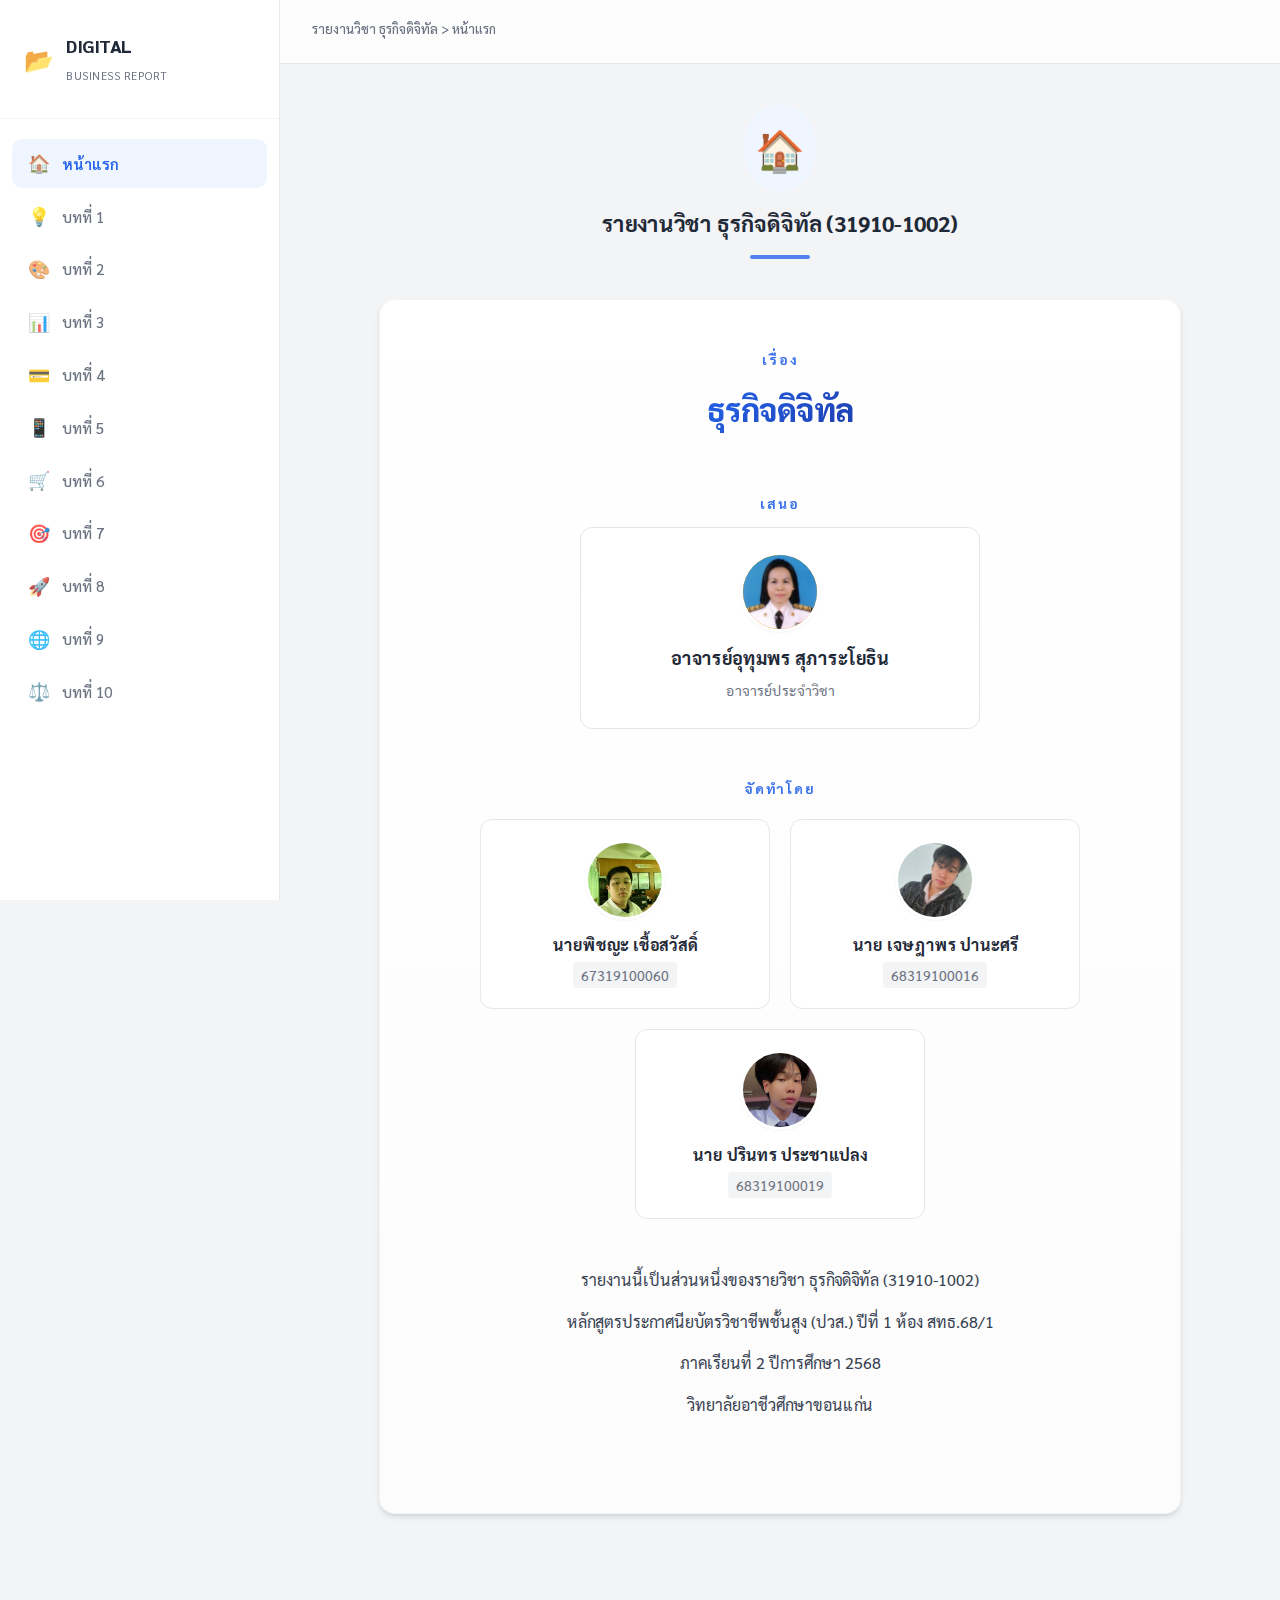
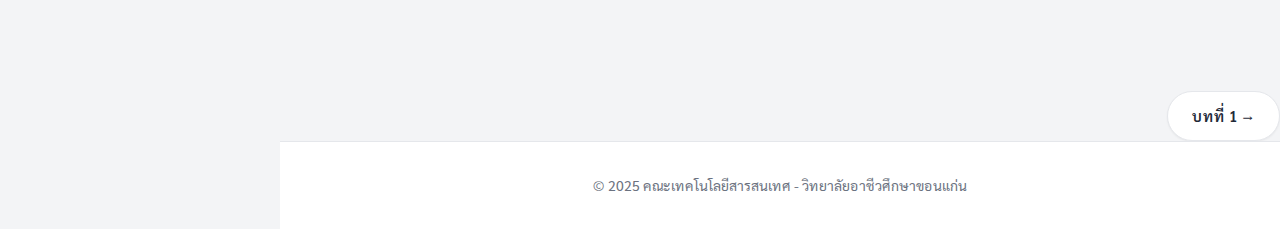
<file: index.html>
<!DOCTYPE html>
<html lang="th">
<head>
    <meta charset="UTF-8">
    <meta name="viewport" content="width=device-width, initial-scale=1.0">
    <meta http-equiv="X-UA-Compatible" content="ie=edge">
    <meta name="apple-mobile-web-app-capable" content="yes">
    <meta name="apple-mobile-web-app-status-bar-style" content="black-translucent">
    <title>หน้าแรก - Digital Business</title>
    <link rel="stylesheet" href="style.css">
    <link href="https://fonts.googleapis.com/css2?family=Sarabun:wght@300;400;500;600;700&display=swap" rel="stylesheet">
</head>
<body>
    <div class="app-container">
        <button class="mobile-toggle" id="mobile-toggle"><span>☰</span></button>
        <aside class="sidebar" id="sidebar">
            <div class="sidebar-header">
                <div class="logo">
                    <span class="logo-icon">📂</span>
                    <div class="logo-text"><span class="main">DIGITAL</span><span class="sub">BUSINESS REPORT</span></div>
                </div>
            </div>
            <nav class="nav-menu"><a href="index.html" class="active"><span class="nav-icon">🏠</span> หน้าแรก</a>
            <a href="chapter1.html" class=""><span class="nav-icon">💡</span> บทที่ 1</a>
            <a href="chapter2.html" class=""><span class="nav-icon">🎨</span> บทที่ 2</a>
            <a href="chapter3.html" class=""><span class="nav-icon">📊</span> บทที่ 3</a>
            <a href="chapter4.html" class=""><span class="nav-icon">💳</span> บทที่ 4</a>
            <a href="chapter5.html" class=""><span class="nav-icon">📱</span> บทที่ 5</a>
            <a href="chapter6.html" class=""><span class="nav-icon">🛒</span> บทที่ 6</a>
            <a href="chapter7.html" class=""><span class="nav-icon">🎯</span> บทที่ 7</a>
            <a href="chapter8.html" class=""><span class="nav-icon">🚀</span> บทที่ 8</a>
            <a href="chapter9.html" class=""><span class="nav-icon">🌐</span> บทที่ 9</a>
            <a href="chapter10.html" class=""><span class="nav-icon">⚖️</span> บทที่ 10</a></nav>
        </aside>
        <main class="main-content">
            <div class="top-bar"><div class="breadcrumb">รายงานวิชา ธุรกิจดิจิทัล > หน้าแรก</div></div>
            <div class="page-container cover-page">
                <header class="page-header"><div class="header-icon">🏠</div><h1>รายงานวิชา ธุรกิจดิจิทัล (31910-1002)</h1><div class="header-line"></div></header>
                <article class="content-card">
                    <div class="cover-section">
                        <p class="cover-label">เรื่อง</p>
                        <h2 class="cover-title">ธุรกิจดิจิทัล</h2>
                    </div>

                    <div class="cover-section">
                        <p class="cover-label">เสนอ</p>
                        <div class="student-card teacher-card">
                            <div class="student-avatar teacher-avatar">
                                <img src="img/Teacher.jpg" alt="อาจารย์อุทุมพร สุภาระโยธิน" class="avatar-img">
                            </div>
                            <div class="student-name teacher-name">อาจารย์อุทุมพร สุภาระโยธิน</div>
                            <div class="student-id teacher-id">อาจารย์ประจำวิชา</div>
                        </div>
                    </div>

                    <div class="cover-section">
                        <p class="cover-label">จัดทำโดย</p>
                        <div class="student-layout-triangle">
                            <div class="student-card">
                                <div class="student-avatar">
                                    <img src="img/Pichaya.jpg" alt="นายพิชญะ เชื้อสวัสดิ์" class="avatar-img">
                                </div>
                                <div class="student-name">นายพิชญะ เชื้อสวัสดิ์</div>
                                <div class="student-id">67319100060</div>
                            </div>
                            <div class="student-card">
                                <div class="student-avatar">
                                    <img src="img/Chetsadaphon.jpg" alt="นาย เจษฎาพร ปานะศรี" class="avatar-img">
                                </div>
                                <div class="student-name">นาย เจษฎาพร ปานะศรี</div>
                                <div class="student-id">68319100016</div>
                            </div>
                            <div class="student-card">
                                <div class="student-avatar">
                                    <img src="img/Prarinthorn.jpg" alt="นาย ปรินทร ประชาแปลง" class="avatar-img avatar-top">
                                </div>
                                <div class="student-name">นาย ปรินทร ประชาแปลง</div>
                                <div class="student-id">68319100019</div>
                            </div>
                        </div>
                    </div>

                    <div class="cover-section">
                        <p class="cover-info">รายงานนี้เป็นส่วนหนึ่งของรายวิชา ธุรกิจดิจิทัล (31910-1002)</p>
                        <p class="cover-info">หลักสูตรประกาศนียบัตรวิชาชีพชั้นสูง (ปวส.) ปีที่ 1 ห้อง สทธ.68/1</p>
                        <p class="cover-info">ภาคเรียนที่ 2 ปีการศึกษา 2568</p>
                        <p class="cover-info">วิทยาลัยอาชีวศึกษาขอนแก่น</p>
                    </div>
                
                    </div>

                    <div class="page-navigation">
                        <span></span>
                        <a href="chapter1.html" class="btn-nav">บทที่ 1 →</a>
                    </div>
                </article>
                <footer class="site-footer"><p>&copy; 2025 คณะเทคโนโลยีสารสนเทศ - วิทยาลัยอาชีวศึกษาขอนแก่น</p></footer>
            </div>
        </main>
    </div>
    <button id="backToTop" title="Go to top">↑</button>
    <script src="script.js"></script>
</body>
</html>
</file>
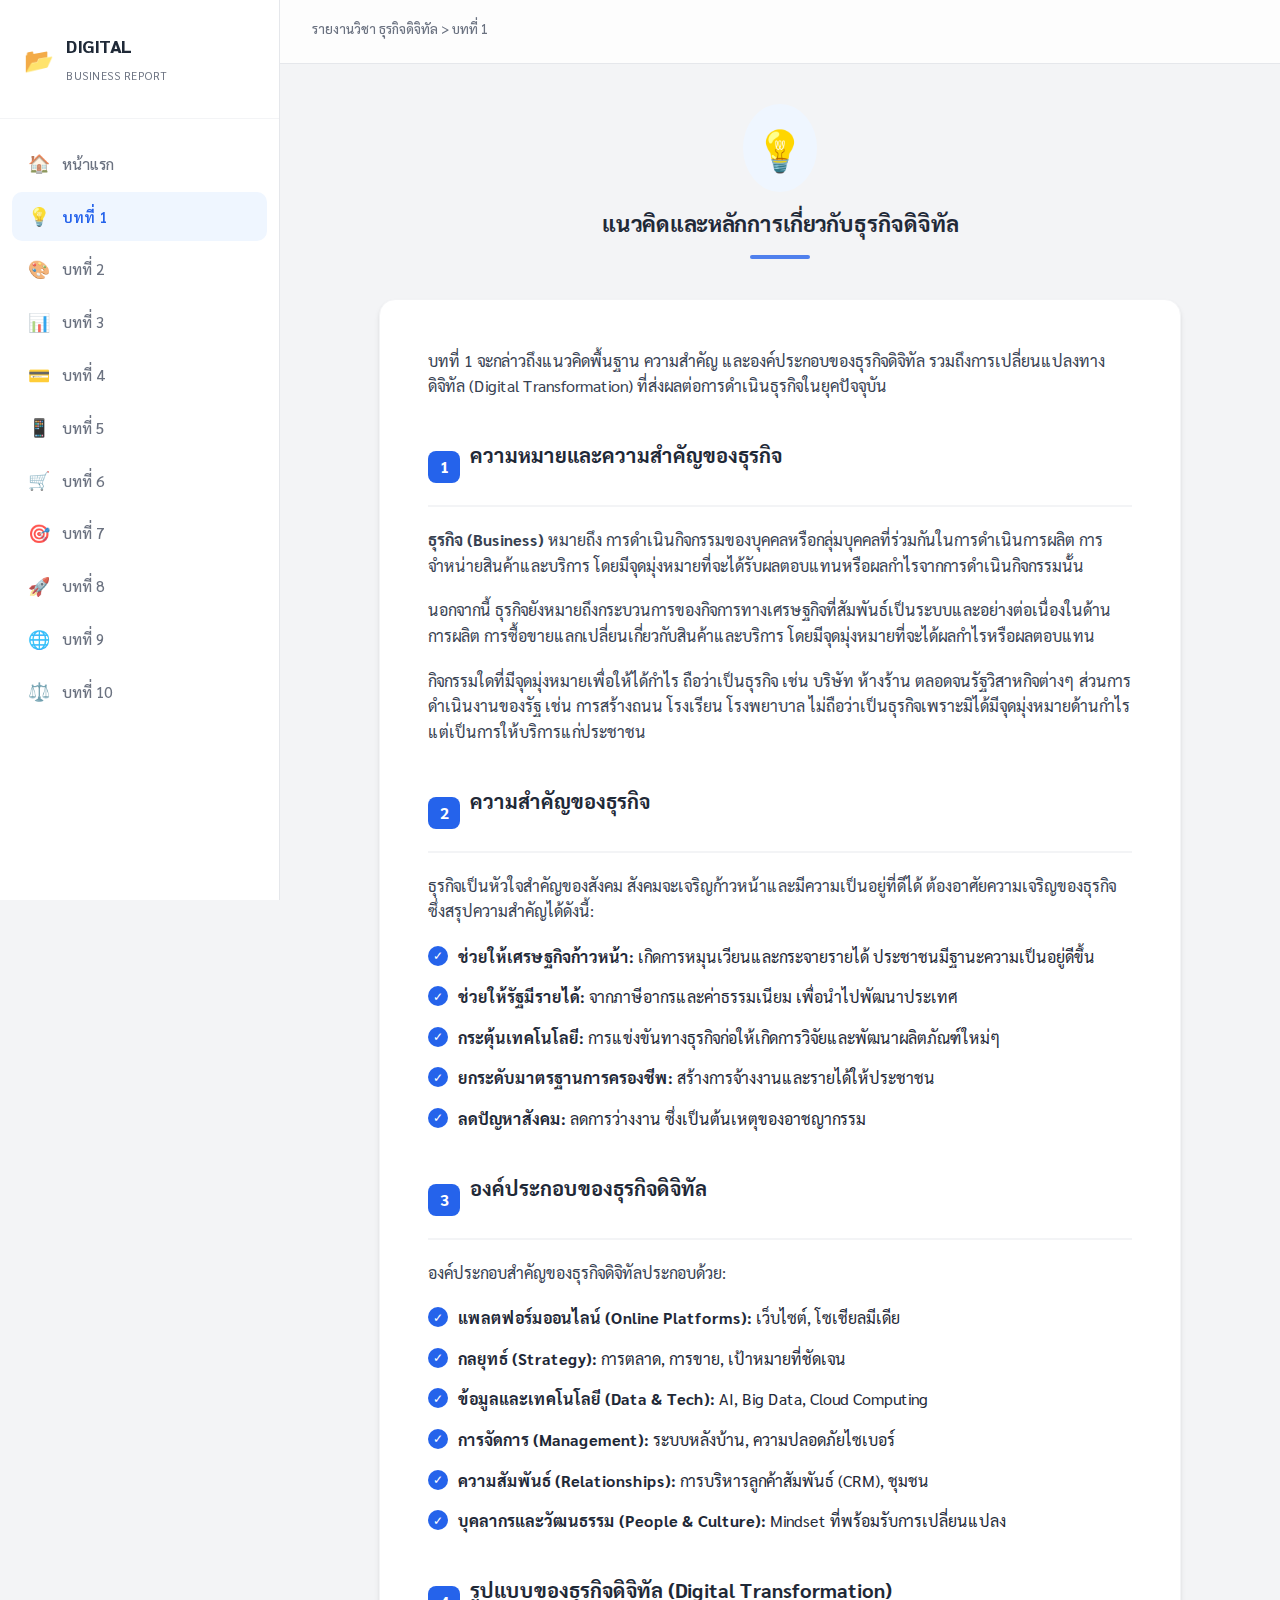
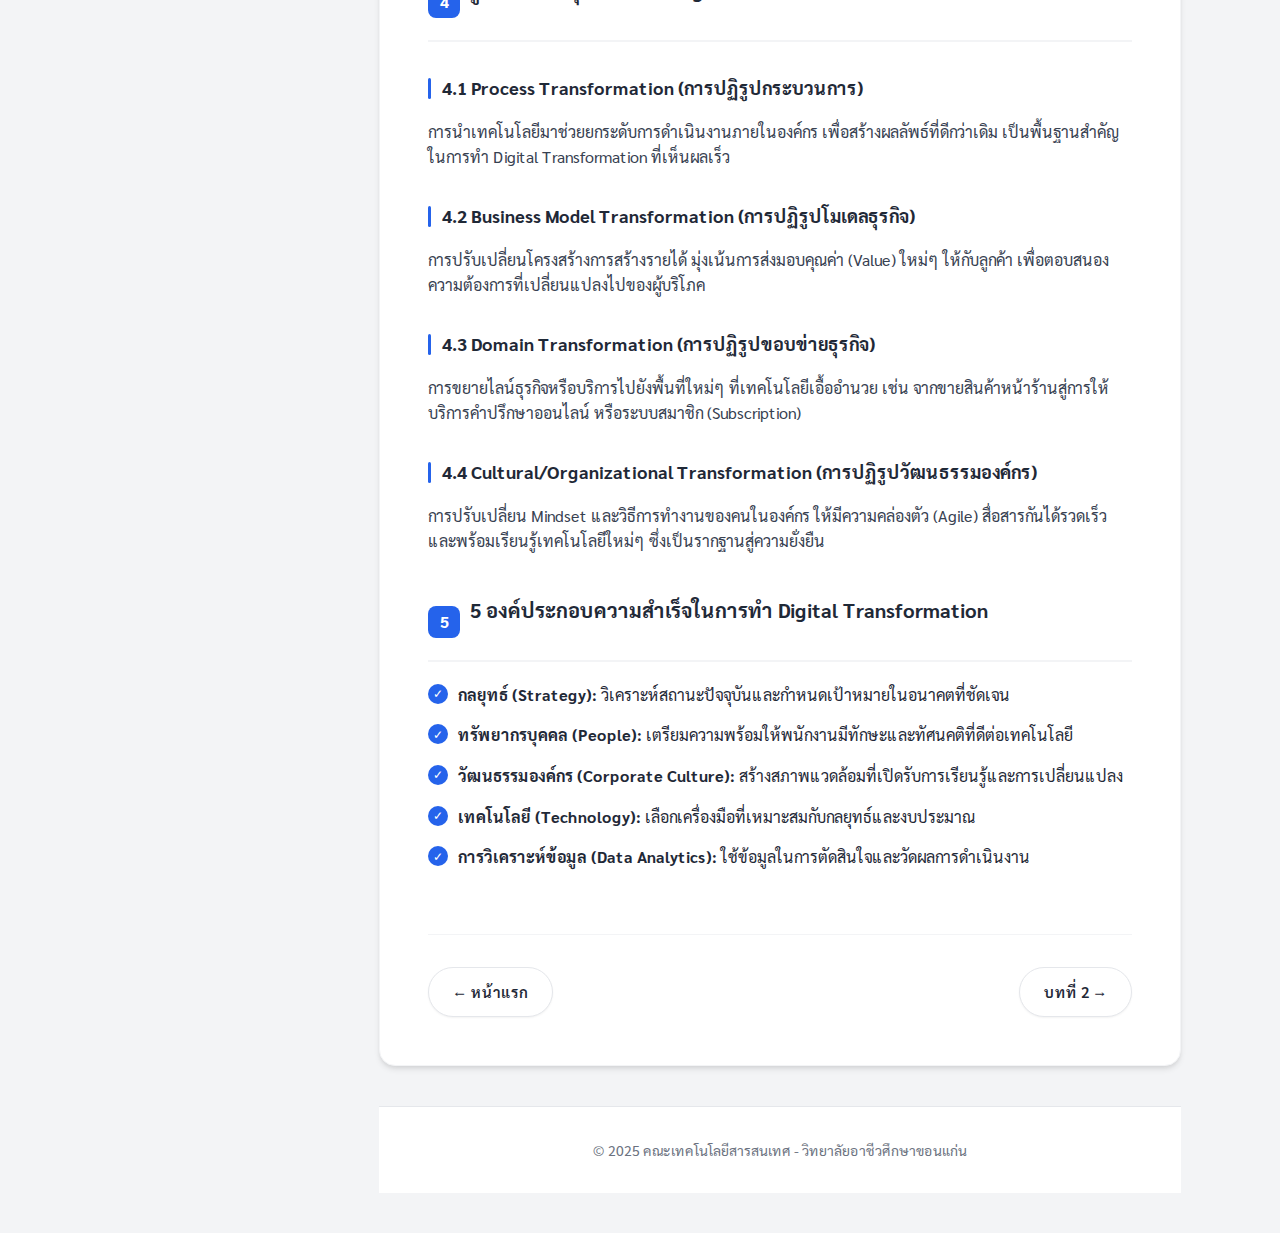
<file: chapter1.html>
<!DOCTYPE html>
<html lang="th">
<head>
    <meta charset="UTF-8">
    <meta name="viewport" content="width=device-width, initial-scale=1.0, maximum-scale=5.0"><meta http-equiv="X-UA-Compatible" content="ie=edge"><meta name="theme-color" content="#2563eb"><meta name="apple-mobile-web-app-capable" content="yes"><meta name="apple-mobile-web-app-status-bar-style" content="black-translucent">
    <title>บทที่ 1 - Digital Business</title>
    <link rel="stylesheet" href="style.css">
    <link href="https://fonts.googleapis.com/css2?family=Sarabun:wght@300;400;500;600;700&display=swap" rel="stylesheet">
</head>
<body>
    <div class="app-container">
        <button class="mobile-toggle" id="mobile-toggle"><span>☰</span></button>
        <aside class="sidebar" id="sidebar">
            <div class="sidebar-header">
                <div class="logo">
                    <span class="logo-icon">📂</span>
                    <div class="logo-text"><span class="main">DIGITAL</span><span class="sub">BUSINESS REPORT</span></div>
                </div>
            </div>
            <nav class="nav-menu"><a href="index.html" class=""><span class="nav-icon">🏠</span> หน้าแรก</a>
            <a href="chapter1.html" class="active"><span class="nav-icon">💡</span> บทที่ 1</a>
            <a href="chapter2.html" class=""><span class="nav-icon">🎨</span> บทที่ 2</a>
            <a href="chapter3.html" class=""><span class="nav-icon">📊</span> บทที่ 3</a>
            <a href="chapter4.html" class=""><span class="nav-icon">💳</span> บทที่ 4</a>
            <a href="chapter5.html" class=""><span class="nav-icon">📱</span> บทที่ 5</a>
            <a href="chapter6.html" class=""><span class="nav-icon">🛒</span> บทที่ 6</a>
            <a href="chapter7.html" class=""><span class="nav-icon">🎯</span> บทที่ 7</a>
            <a href="chapter8.html" class=""><span class="nav-icon">🚀</span> บทที่ 8</a>
            <a href="chapter9.html" class=""><span class="nav-icon">🌐</span> บทที่ 9</a>
            <a href="chapter10.html" class=""><span class="nav-icon">⚖️</span> บทที่ 10</a></nav>
        </aside>
        <main class="main-content">
            <div class="top-bar"><div class="breadcrumb">รายงานวิชา ธุรกิจดิจิทัล > บทที่ 1</div></div>
            <div class="page-container content-page">
                <header class="page-header"><div class="header-icon">💡</div><h1>แนวคิดและหลักการเกี่ยวกับธุรกิจดิจิทัล</h1><div class="header-line"></div></header>
                <article class="content-card">
                    
                    <div class="chapter-intro">
                        <p>บทที่ 1 จะกล่าวถึงแนวคิดพื้นฐาน ความสำคัญ และองค์ประกอบของธุรกิจดิจิทัล รวมถึงการเปลี่ยนแปลงทางดิจิทัล (Digital Transformation) ที่ส่งผลต่อการดำเนินธุรกิจในยุคปัจจุบัน</p>
                    </div>

                    <div class="section-title">
                        <span class="section-number">1</span>
                        <h2>ความหมายและความสำคัญของธุรกิจ</h2>
                    </div>
                    
                    <p><strong>ธุรกิจ (Business)</strong> หมายถึง การดำเนินกิจกรรมของบุคคลหรือกลุ่มบุคคลที่ร่วมกันในการดำเนินการผลิต การจำหน่ายสินค้าและบริการ โดยมีจุดมุ่งหมายที่จะได้รับผลตอบแทนหรือผลกำไรจากการดำเนินกิจกรรมนั้น</p>
                    <p>นอกจากนี้ ธุรกิจยังหมายถึงกระบวนการของกิจการทางเศรษฐกิจที่สัมพันธ์เป็นระบบและอย่างต่อเนื่องในด้านการผลิต การซื้อขายแลกเปลี่ยนเกี่ยวกับสินค้าและบริการ โดยมีจุดมุ่งหมายที่จะได้ผลกำไรหรือผลตอบแทน</p>
                    <p>กิจกรรมใดที่มีจุดมุ่งหมายเพื่อให้ได้กำไร ถือว่าเป็นธุรกิจ เช่น บริษัท ห้างร้าน ตลอดจนรัฐวิสาหกิจต่างๆ ส่วนการดำเนินงานของรัฐ เช่น การสร้างถนน โรงเรียน โรงพยาบาล ไม่ถือว่าเป็นธุรกิจเพราะมิได้มีจุดมุ่งหมายด้านกำไร แต่เป็นการให้บริการแก่ประชาชน</p>

                    <div class="section-title">
                        <span class="section-number">2</span>
                        <h2>ความสำคัญของธุรกิจ</h2>
                    </div>
                    <p>ธุรกิจเป็นหัวใจสำคัญของสังคม สังคมจะเจริญก้าวหน้าและมีความเป็นอยู่ที่ดีได้ ต้องอาศัยความเจริญของธุรกิจ ซึ่งสรุปความสำคัญได้ดังนี้:</p>
                    <ul class="feature-list">
                        <li><strong>ช่วยให้เศรษฐกิจก้าวหน้า:</strong> เกิดการหมุนเวียนและกระจายรายได้ ประชาชนมีฐานะความเป็นอยู่ดีขึ้น</li>
                        <li><strong>ช่วยให้รัฐมีรายได้:</strong> จากภาษีอากรและค่าธรรมเนียม เพื่อนำไปพัฒนาประเทศ</li>
                        <li><strong>กระตุ้นเทคโนโลยี:</strong> การแข่งขันทางธุรกิจก่อให้เกิดการวิจัยและพัฒนาผลิตภัณฑ์ใหม่ๆ</li>
                        <li><strong>ยกระดับมาตรฐานการครองชีพ:</strong> สร้างการจ้างงานและรายได้ให้ประชาชน</li>
                        <li><strong>ลดปัญหาสังคม:</strong> ลดการว่างงาน ซึ่งเป็นต้นเหตุของอาชญากรรม</li>
                    </ul>

                    <div class="section-title">
                        <span class="section-number">3</span>
                        <h2>องค์ประกอบของธุรกิจดิจิทัล</h2>
                    </div>
                    <p>องค์ประกอบสำคัญของธุรกิจดิจิทัลประกอบด้วย:</p>
                    <ul class="feature-list">
                        <li><strong>แพลตฟอร์มออนไลน์ (Online Platforms):</strong> เว็บไซต์, โซเชียลมีเดีย</li>
                        <li><strong>กลยุทธ์ (Strategy):</strong> การตลาด, การขาย, เป้าหมายที่ชัดเจน</li>
                        <li><strong>ข้อมูลและเทคโนโลยี (Data & Tech):</strong> AI, Big Data, Cloud Computing</li>
                        <li><strong>การจัดการ (Management):</strong> ระบบหลังบ้าน, ความปลอดภัยไซเบอร์</li>
                        <li><strong>ความสัมพันธ์ (Relationships):</strong> การบริหารลูกค้าสัมพันธ์ (CRM), ชุมชน</li>
                        <li><strong>บุคลากรและวัฒนธรรม (People & Culture):</strong> Mindset ที่พร้อมรับการเปลี่ยนแปลง</li>
                    </ul>

                    <div class="section-title">
                        <span class="section-number">4</span>
                        <h2>รูปแบบของธุรกิจดิจิทัล (Digital Transformation)</h2>
                    </div>
                    
                    <h3>4.1 Process Transformation (การปฏิรูปกระบวนการ)</h3>
                    <p>การนำเทคโนโลยีมาช่วยยกระดับการดำเนินงานภายในองค์กร เพื่อสร้างผลลัพธ์ที่ดีกว่าเดิม เป็นพื้นฐานสำคัญในการทำ Digital Transformation ที่เห็นผลเร็ว</p>

                    <h3>4.2 Business Model Transformation (การปฏิรูปโมเดลธุรกิจ)</h3>
                    <p>การปรับเปลี่ยนโครงสร้างการสร้างรายได้ มุ่งเน้นการส่งมอบคุณค่า (Value) ใหม่ๆ ให้กับลูกค้า เพื่อตอบสนองความต้องการที่เปลี่ยนแปลงไปของผู้บริโภค</p>

                    <h3>4.3 Domain Transformation (การปฏิรูปขอบข่ายธุรกิจ)</h3>
                    <p>การขยายไลน์ธุรกิจหรือบริการไปยังพื้นที่ใหม่ๆ ที่เทคโนโลยีเอื้ออำนวย เช่น จากขายสินค้าหน้าร้านสู่การให้บริการคำปรึกษาออนไลน์ หรือระบบสมาชิก (Subscription)</p>

                    <h3>4.4 Cultural/Organizational Transformation (การปฏิรูปวัฒนธรรมองค์กร)</h3>
                    <p>การปรับเปลี่ยน Mindset และวิธีการทำงานของคนในองค์กร ให้มีความคล่องตัว (Agile) สื่อสารกันได้รวดเร็ว และพร้อมเรียนรู้เทคโนโลยีใหม่ๆ ซึ่งเป็นรากฐานสู่ความยั่งยืน</p>

                    <div class="section-title">
                        <span class="section-number">5</span>
                        <h2>5 องค์ประกอบความสำเร็จในการทำ Digital Transformation</h2>
                    </div>
                    <ul class="feature-list">
                        <li><strong>กลยุทธ์ (Strategy):</strong> วิเคราะห์สถานะปัจจุบันและกำหนดเป้าหมายในอนาคตที่ชัดเจน</li>
                        <li><strong>ทรัพยากรบุคคล (People):</strong> เตรียมความพร้อมให้พนักงานมีทักษะและทัศนคติที่ดีต่อเทคโนโลยี</li>
                        <li><strong>วัฒนธรรมองค์กร (Corporate Culture):</strong> สร้างสภาพแวดล้อมที่เปิดรับการเรียนรู้และการเปลี่ยนแปลง</li>
                        <li><strong>เทคโนโลยี (Technology):</strong> เลือกเครื่องมือที่เหมาะสมกับกลยุทธ์และงบประมาณ</li>
                        <li><strong>การวิเคราะห์ข้อมูล (Data Analytics):</strong> ใช้ข้อมูลในการตัดสินใจและวัดผลการดำเนินงาน</li>
                    </ul>

                    <div class="page-navigation">
                        <a href="index.html" class="btn-nav">← หน้าแรก</a>
                        <a href="chapter2.html" class="btn-nav">บทที่ 2 →</a>
                    </div>
                </article>
                <footer class="site-footer"><p>&copy; 2025 คณะเทคโนโลยีสารสนเทศ - วิทยาลัยอาชีวศึกษาขอนแก่น</p></footer>
            </div>
        </main>
    </div>
    <button id="backToTop" title="Go to top">↑</button>
    <script src="script.js"></script>
</body>
</html>
</file>
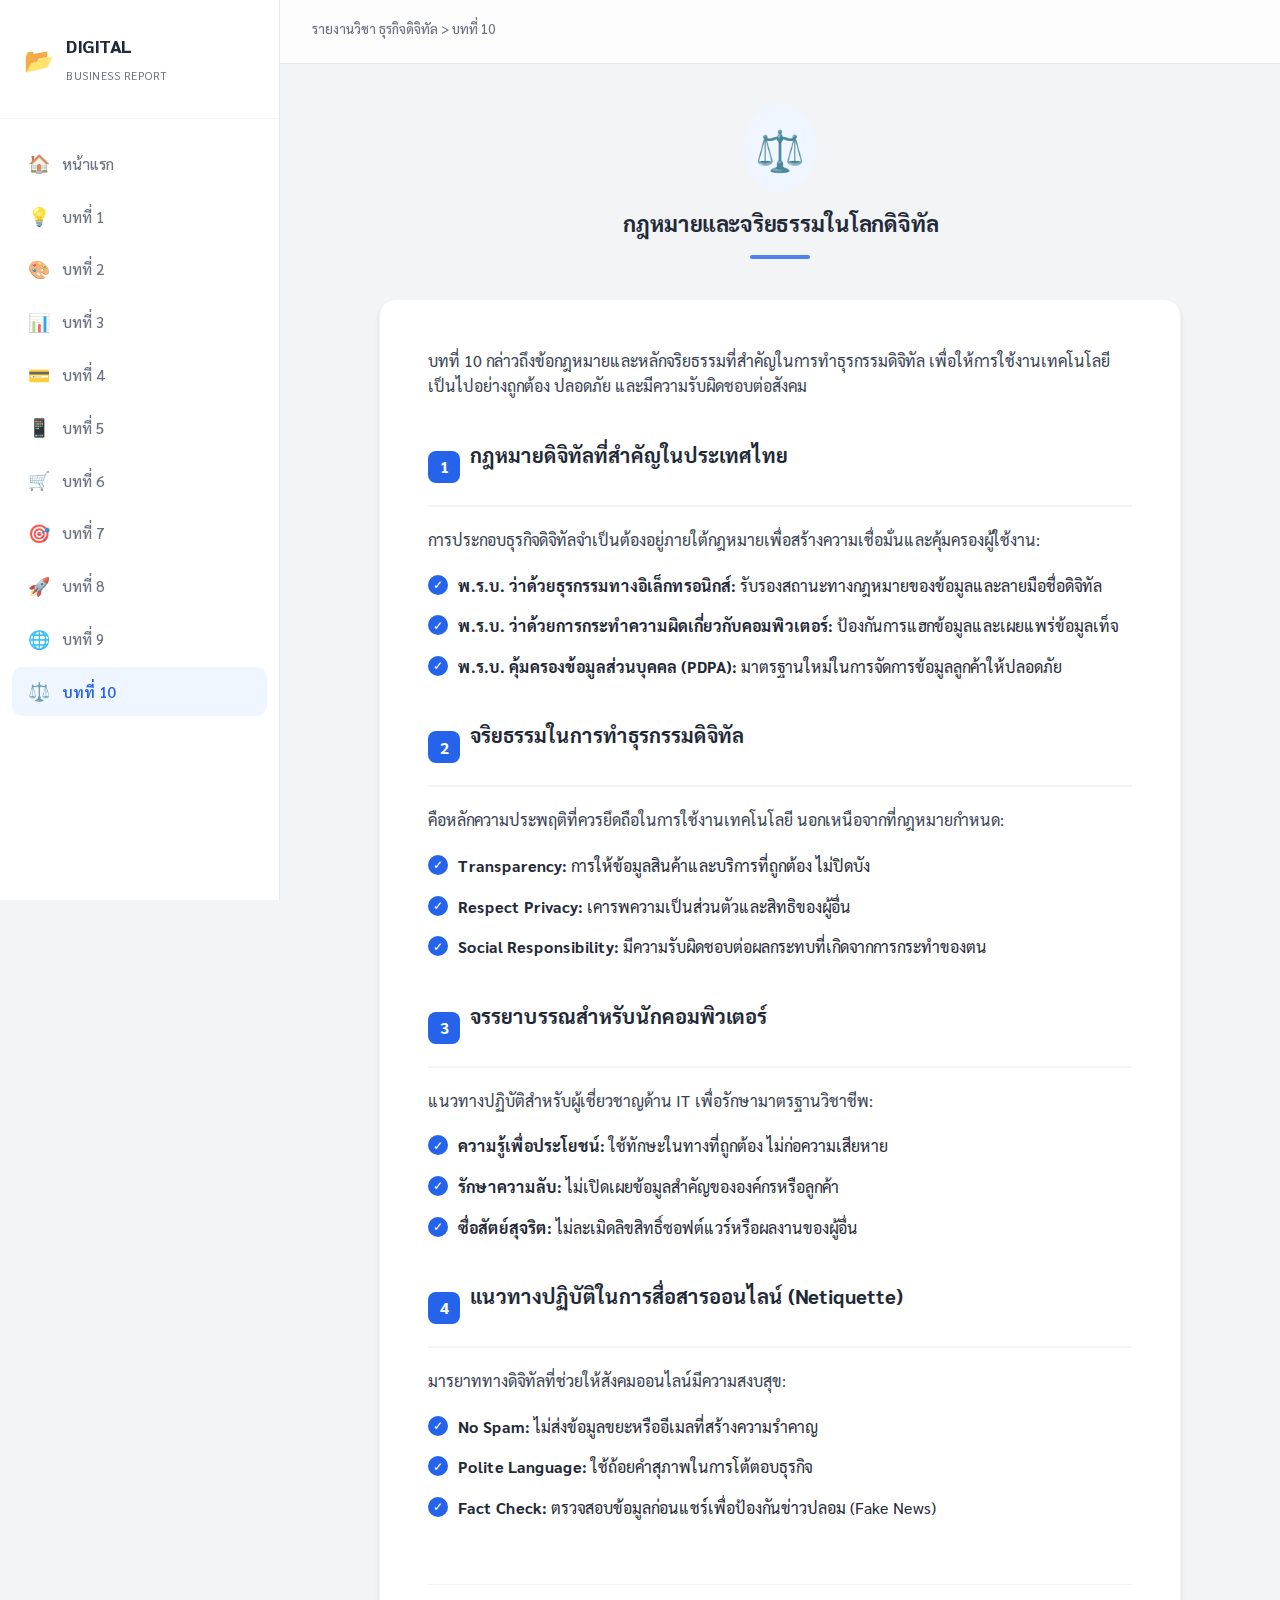
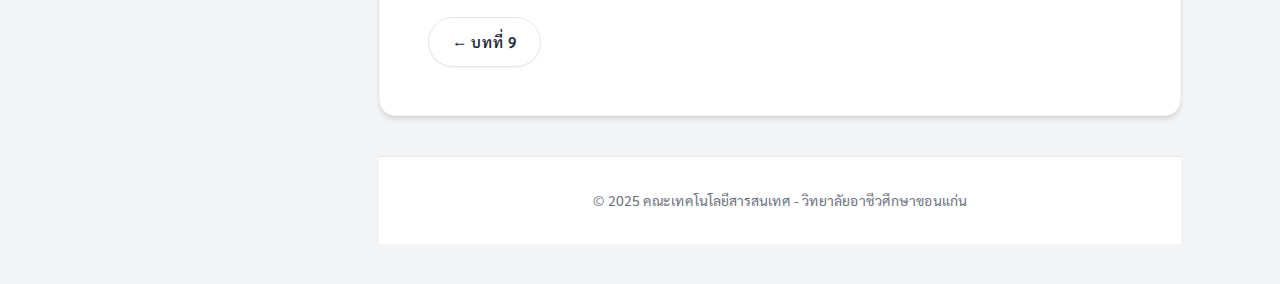
<file: chapter10.html>
<!DOCTYPE html>
<html lang="th">
<head>
    <meta charset="UTF-8">
    <meta name="viewport" content="width=device-width, initial-scale=1.0, maximum-scale=5.0"><meta http-equiv="X-UA-Compatible" content="ie=edge"><meta name="theme-color" content="#2563eb"><meta name="apple-mobile-web-app-capable" content="yes"><meta name="apple-mobile-web-app-status-bar-style" content="black-translucent">
    <title>บทที่ 10 - Digital Business</title>
    <link rel="stylesheet" href="style.css">
    <link href="https://fonts.googleapis.com/css2?family=Sarabun:wght@300;400;500;600;700&display=swap" rel="stylesheet">
</head>
<body>
    <div class="app-container">
        <button class="mobile-toggle" id="mobile-toggle"><span>☰</span></button>
        <aside class="sidebar" id="sidebar">
            <div class="sidebar-header">
                <div class="logo">
                    <span class="logo-icon">📂</span>
                    <div class="logo-text"><span class="main">DIGITAL</span><span class="sub">BUSINESS REPORT</span></div>
                </div>
            </div>
            <nav class="nav-menu"><a href="index.html" class=""><span class="nav-icon">🏠</span> หน้าแรก</a>
            <a href="chapter1.html" class=""><span class="nav-icon">💡</span> บทที่ 1</a>
            <a href="chapter2.html" class=""><span class="nav-icon">🎨</span> บทที่ 2</a>
            <a href="chapter3.html" class=""><span class="nav-icon">📊</span> บทที่ 3</a>
            <a href="chapter4.html" class=""><span class="nav-icon">💳</span> บทที่ 4</a>
            <a href="chapter5.html" class=""><span class="nav-icon">📱</span> บทที่ 5</a>
            <a href="chapter6.html" class=""><span class="nav-icon">🛒</span> บทที่ 6</a>
            <a href="chapter7.html" class=""><span class="nav-icon">🎯</span> บทที่ 7</a>
            <a href="chapter8.html" class=""><span class="nav-icon">🚀</span> บทที่ 8</a>
            <a href="chapter9.html" class=""><span class="nav-icon">🌐</span> บทที่ 9</a>
            <a href="chapter10.html" class="active"><span class="nav-icon">⚖️</span> บทที่ 10</a></nav>
        </aside>
        <main class="main-content">
            <div class="top-bar"><div class="breadcrumb">รายงานวิชา ธุรกิจดิจิทัล > บทที่ 10</div></div>
            <div class="page-container content-page">
                <header class="page-header"><div class="header-icon">⚖️</div><h1>กฎหมายและจริยธรรมในโลกดิจิทัล</h1><div class="header-line"></div></header>
                <article class="content-card">
                    <div class="chapter-intro">
                        <p>บทที่ 10 กล่าวถึงข้อกฎหมายและหลักจริยธรรมที่สำคัญในการทำธุรกรรมดิจิทัล เพื่อให้การใช้งานเทคโนโลยีเป็นไปอย่างถูกต้อง ปลอดภัย และมีความรับผิดชอบต่อสังคม</p>
                    </div>

                    <div class="section-title">
                        <span class="section-number">1</span>
                        <h2>กฎหมายดิจิทัลที่สำคัญในประเทศไทย</h2>
                    </div>
                    <p>การประกอบธุรกิจดิจิทัลจำเป็นต้องอยู่ภายใต้กฎหมายเพื่อสร้างความเชื่อมั่นและคุ้มครองผู้ใช้งาน:</p>
                    <ul class="feature-list">
                        <li><strong>พ.ร.บ. ว่าด้วยธุรกรรมทางอิเล็กทรอนิกส์:</strong> รับรองสถานะทางกฎหมายของข้อมูลและลายมือชื่อดิจิทัล</li>
                        <li><strong>พ.ร.บ. ว่าด้วยการกระทำความผิดเกี่ยวกับคอมพิวเตอร์:</strong> ป้องกันการแฮกข้อมูลและเผยแพร่ข้อมูลเท็จ</li>
                        <li><strong>พ.ร.บ. คุ้มครองข้อมูลส่วนบุคคล (PDPA):</strong> มาตรฐานใหม่ในการจัดการข้อมูลลูกค้าให้ปลอดภัย</li>
                    </ul>

                    <div class="section-title">
                        <span class="section-number">2</span>
                        <h2>จริยธรรมในการทำธุรกรรมดิจิทัล</h2>
                    </div>
                    <p>คือหลักความประพฤติที่ควรยึดถือในการใช้งานเทคโนโลยี นอกเหนือจากที่กฎหมายกำหนด:</p>
                    <ul class="feature-list">
                        <li><strong>Transparency:</strong> การให้ข้อมูลสินค้าและบริการที่ถูกต้อง ไม่ปิดบัง</li>
                        <li><strong>Respect Privacy:</strong> เคารพความเป็นส่วนตัวและสิทธิของผู้อื่น</li>
                        <li><strong>Social Responsibility:</strong> มีความรับผิดชอบต่อผลกระทบที่เกิดจากการกระทำของตน</li>
                    </ul>

                    <div class="section-title">
                        <span class="section-number">3</span>
                        <h2>จรรยาบรรณสำหรับนักคอมพิวเตอร์</h2>
                    </div>
                    <p>แนวทางปฏิบัติสำหรับผู้เชี่ยวชาญด้าน IT เพื่อรักษามาตรฐานวิชาชีพ:</p>
                    <ul class="feature-list">
                        <li><strong>ความรู้เพื่อประโยชน์:</strong> ใช้ทักษะในทางที่ถูกต้อง ไม่ก่อความเสียหาย</li>
                        <li><strong>รักษาความลับ:</strong> ไม่เปิดเผยข้อมูลสำคัญขององค์กรหรือลูกค้า</li>
                        <li><strong>ซื่อสัตย์สุจริต:</strong> ไม่ละเมิดลิขสิทธิ์ซอฟต์แวร์หรือผลงานของผู้อื่น</li>
                    </ul>

                    <div class="section-title">
                        <span class="section-number">4</span>
                        <h2>แนวทางปฏิบัติในการสื่อสารออนไลน์ (Netiquette)</h2>
                    </div>
                    <p>มารยาททางดิจิทัลที่ช่วยให้สังคมออนไลน์มีความสงบสุข:</p>
                    <ul class="feature-list">
                        <li><strong>No Spam:</strong> ไม่ส่งข้อมูลขยะหรืออีเมลที่สร้างความรำคาญ</li>
                        <li><strong>Polite Language:</strong> ใช้ถ้อยคำสุภาพในการโต้ตอบธุรกิจ</li>
                        <li><strong>Fact Check:</strong> ตรวจสอบข้อมูลก่อนแชร์เพื่อป้องกันข่าวปลอม (Fake News)</li>
                    </ul>

                    <div class="page-navigation">
                        <a href="chapter9.html" class="btn-nav">← บทที่ 9</a>
                        <span></span>
                    </div>
                </article>
                <footer class="site-footer"><p>&copy; 2025 คณะเทคโนโลยีสารสนเทศ - วิทยาลัยอาชีวศึกษาขอนแก่น</p></footer>
            </div>
        </main>
    </div>
    <button id="backToTop" title="Go to top">↑</button>
    <script src="script.js"></script>
</body>
</html>
</file>
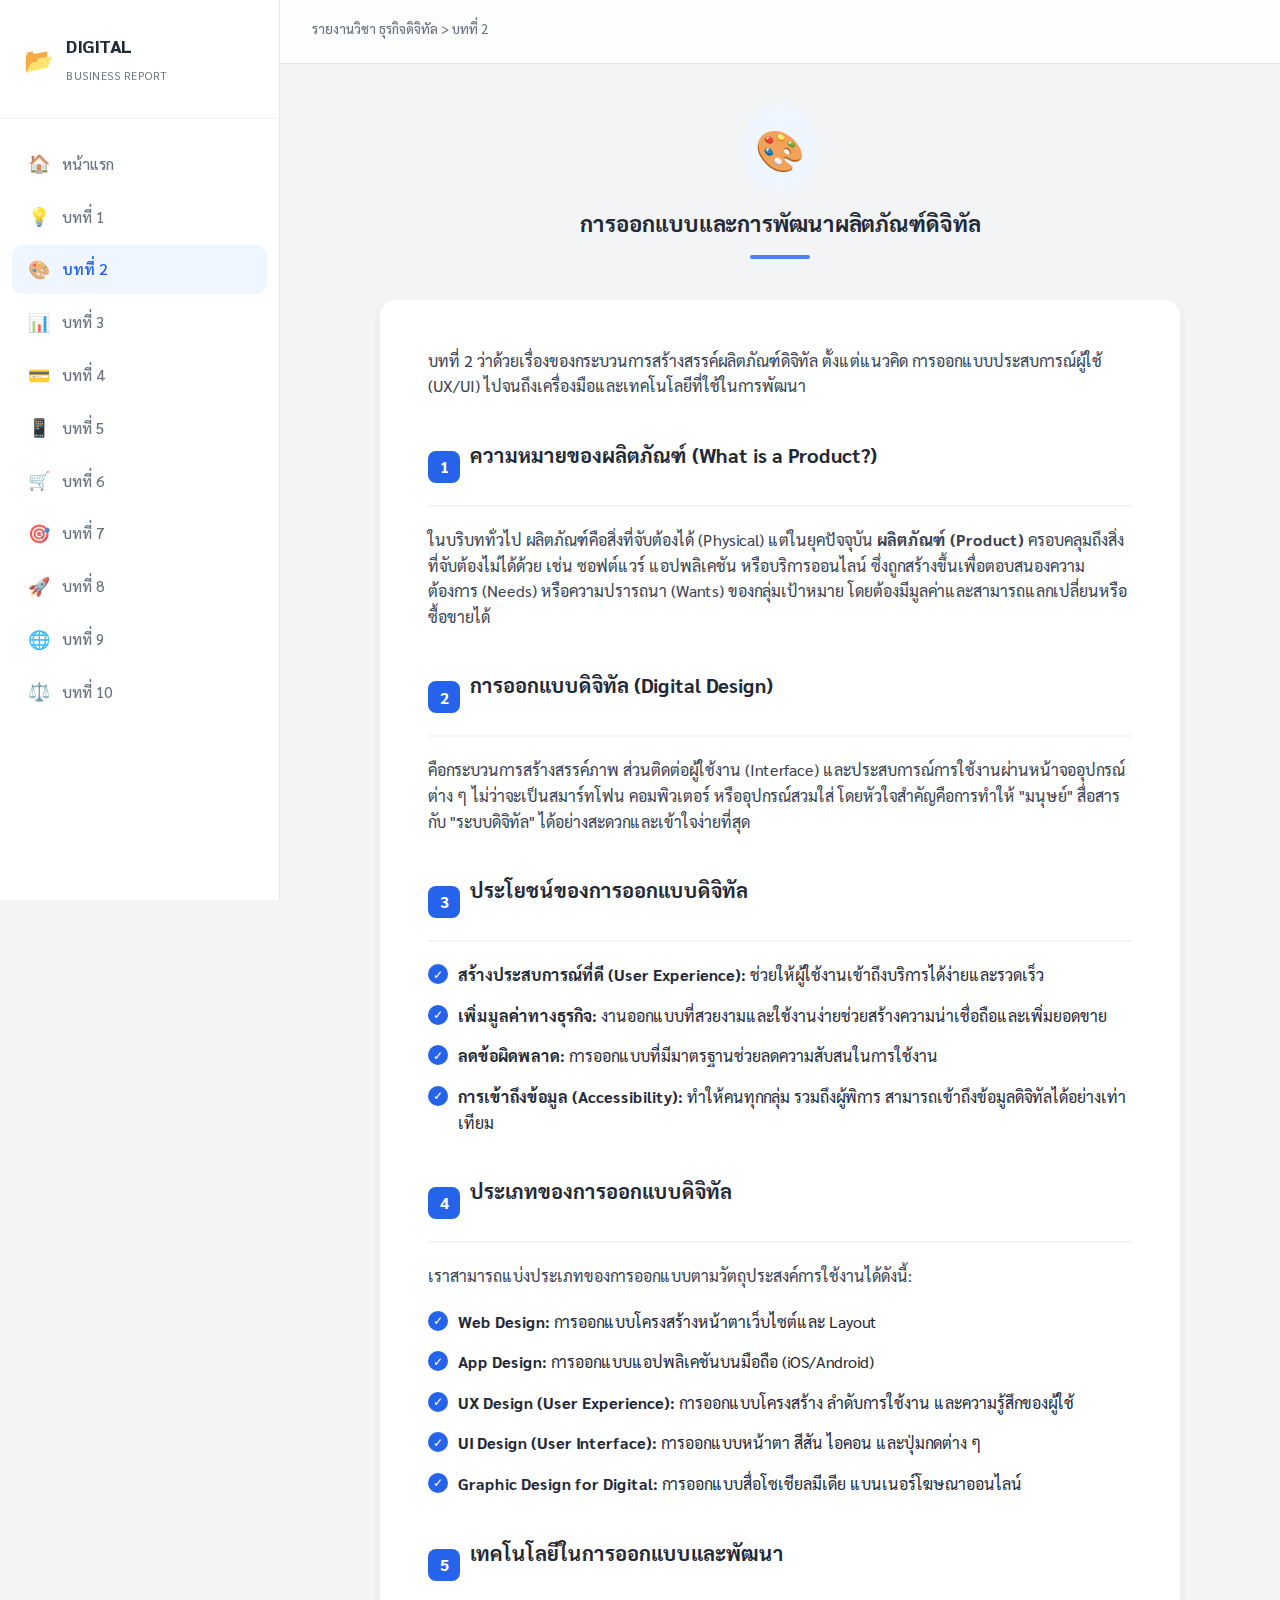
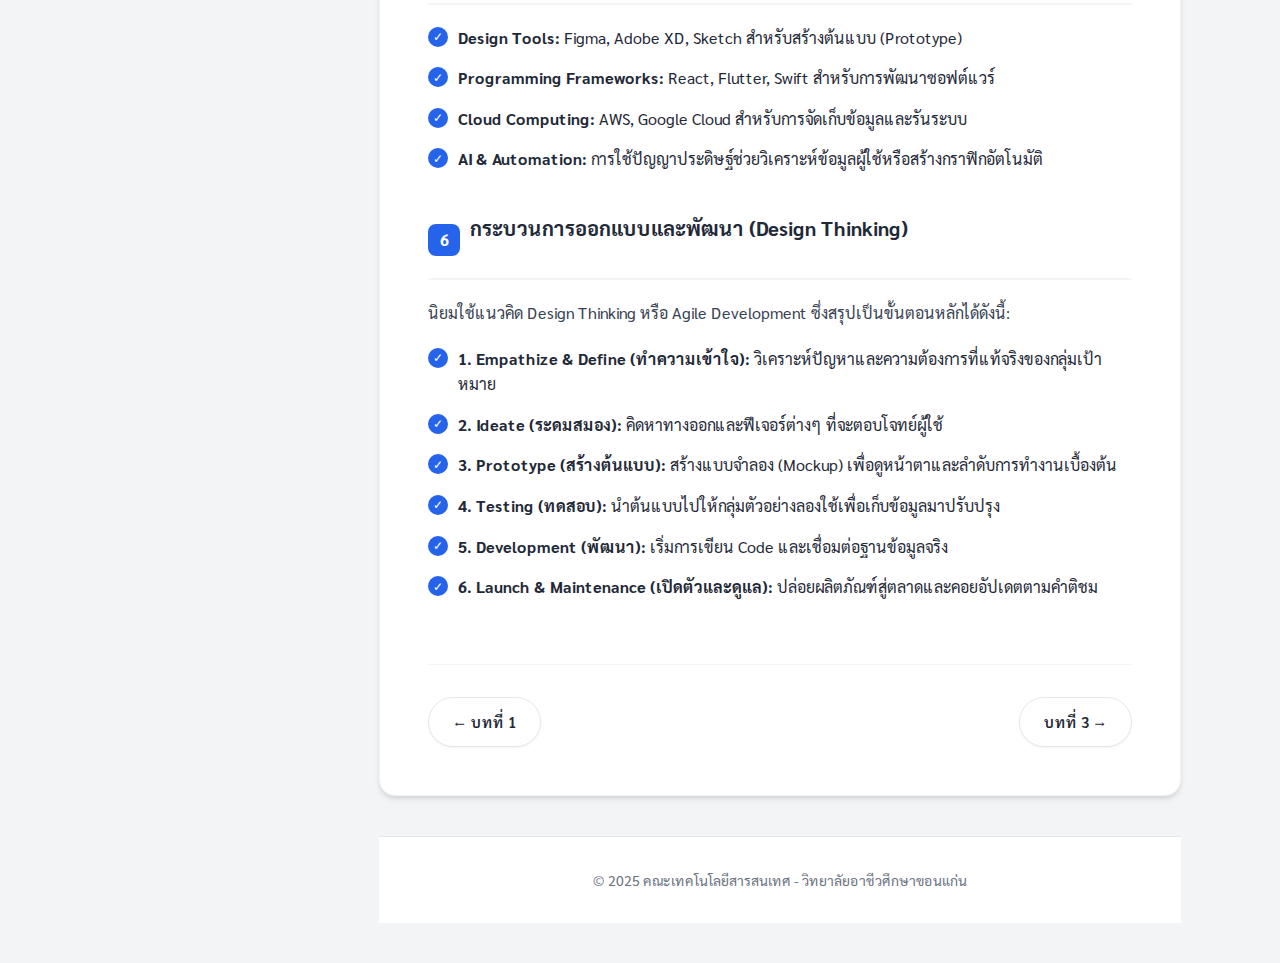
<file: chapter2.html>
<!DOCTYPE html>
<html lang="th">
<head>
    <meta charset="UTF-8">
    <meta name="viewport" content="width=device-width, initial-scale=1.0, maximum-scale=5.0"><meta http-equiv="X-UA-Compatible" content="ie=edge"><meta name="theme-color" content="#2563eb"><meta name="apple-mobile-web-app-capable" content="yes"><meta name="apple-mobile-web-app-status-bar-style" content="black-translucent">
    <title>บทที่ 2 - Digital Business</title>
    <link rel="stylesheet" href="style.css">
    <link href="https://fonts.googleapis.com/css2?family=Sarabun:wght@300;400;500;600;700&display=swap" rel="stylesheet">
</head>
<body>
    <div class="app-container">
        <button class="mobile-toggle" id="mobile-toggle"><span>☰</span></button>
        <aside class="sidebar" id="sidebar">
            <div class="sidebar-header">
                <div class="logo">
                    <span class="logo-icon">📂</span>
                    <div class="logo-text"><span class="main">DIGITAL</span><span class="sub">BUSINESS REPORT</span></div>
                </div>
            </div>
            <nav class="nav-menu"><a href="index.html" class=""><span class="nav-icon">🏠</span> หน้าแรก</a>
            <a href="chapter1.html" class=""><span class="nav-icon">💡</span> บทที่ 1</a>
            <a href="chapter2.html" class="active"><span class="nav-icon">🎨</span> บทที่ 2</a>
            <a href="chapter3.html" class=""><span class="nav-icon">📊</span> บทที่ 3</a>
            <a href="chapter4.html" class=""><span class="nav-icon">💳</span> บทที่ 4</a>
            <a href="chapter5.html" class=""><span class="nav-icon">📱</span> บทที่ 5</a>
            <a href="chapter6.html" class=""><span class="nav-icon">🛒</span> บทที่ 6</a>
            <a href="chapter7.html" class=""><span class="nav-icon">🎯</span> บทที่ 7</a>
            <a href="chapter8.html" class=""><span class="nav-icon">🚀</span> บทที่ 8</a>
            <a href="chapter9.html" class=""><span class="nav-icon">🌐</span> บทที่ 9</a>
            <a href="chapter10.html" class=""><span class="nav-icon">⚖️</span> บทที่ 10</a></nav>
        </aside>
        <main class="main-content">
            <div class="top-bar"><div class="breadcrumb">รายงานวิชา ธุรกิจดิจิทัล > บทที่ 2</div></div>
            <div class="page-container content-page">
                <header class="page-header"><div class="header-icon">🎨</div><h1>การออกแบบและการพัฒนาผลิตภัณฑ์ดิจิทัล</h1><div class="header-line"></div></header>
                <article class="content-card">
                    <div class="chapter-intro">
                        <p>บทที่ 2 ว่าด้วยเรื่องของกระบวนการสร้างสรรค์ผลิตภัณฑ์ดิจิทัล ตั้งแต่แนวคิด การออกแบบประสบการณ์ผู้ใช้ (UX/UI) ไปจนถึงเครื่องมือและเทคโนโลยีที่ใช้ในการพัฒนา</p>
                    </div>

                    <div class="section-title">
                        <span class="section-number">1</span>
                        <h2>ความหมายของผลิตภัณฑ์ (What is a Product?)</h2>
                    </div>
                    <p>ในบริบททั่วไป ผลิตภัณฑ์คือสิ่งที่จับต้องได้ (Physical) แต่ในยุคปัจจุบัน <strong>ผลิตภัณฑ์ (Product)</strong> ครอบคลุมถึงสิ่งที่จับต้องไม่ได้ด้วย เช่น ซอฟต์แวร์ แอปพลิเคชัน หรือบริการออนไลน์ ซึ่งถูกสร้างขึ้นเพื่อตอบสนองความต้องการ (Needs) หรือความปรารถนา (Wants) ของกลุ่มเป้าหมาย โดยต้องมีมูลค่าและสามารถแลกเปลี่ยนหรือซื้อขายได้</p>

                    <div class="section-title">
                        <span class="section-number">2</span>
                        <h2>การออกแบบดิจิทัล (Digital Design)</h2>
                    </div>
                    <p>คือกระบวนการสร้างสรรค์ภาพ ส่วนติดต่อผู้ใช้งาน (Interface) และประสบการณ์การใช้งานผ่านหน้าจออุปกรณ์ต่าง ๆ ไม่ว่าจะเป็นสมาร์ทโฟน คอมพิวเตอร์ หรืออุปกรณ์สวมใส่ โดยหัวใจสำคัญคือการทำให้ "มนุษย์" สื่อสารกับ "ระบบดิจิทัล" ได้อย่างสะดวกและเข้าใจง่ายที่สุด</p>

                    <div class="section-title">
                        <span class="section-number">3</span>
                        <h2>ประโยชน์ของการออกแบบดิจิทัล</h2>
                    </div>
                    <ul class="feature-list">
                        <li><strong>สร้างประสบการณ์ที่ดี (User Experience):</strong> ช่วยให้ผู้ใช้งานเข้าถึงบริการได้ง่ายและรวดเร็ว</li>
                        <li><strong>เพิ่มมูลค่าทางธุรกิจ:</strong> งานออกแบบที่สวยงามและใช้งานง่ายช่วยสร้างความน่าเชื่อถือและเพิ่มยอดขาย</li>
                        <li><strong>ลดข้อผิดพลาด:</strong> การออกแบบที่มีมาตรฐานช่วยลดความสับสนในการใช้งาน</li>
                        <li><strong>การเข้าถึงข้อมูล (Accessibility):</strong> ทำให้คนทุกกลุ่ม รวมถึงผู้พิการ สามารถเข้าถึงข้อมูลดิจิทัลได้อย่างเท่าเทียม</li>
                    </ul>

                    <div class="section-title">
                        <span class="section-number">4</span>
                        <h2>ประเภทของการออกแบบดิจิทัล</h2>
                    </div>
                    <p>เราสามารถแบ่งประเภทของการออกแบบตามวัตถุประสงค์การใช้งานได้ดังนี้:</p>
                    <ul class="feature-list">
                        <li><strong>Web Design:</strong> การออกแบบโครงสร้างหน้าตาเว็บไซต์และ Layout</li>
                        <li><strong>App Design:</strong> การออกแบบแอปพลิเคชันบนมือถือ (iOS/Android)</li>
                        <li><strong>UX Design (User Experience):</strong> การออกแบบโครงสร้าง ลำดับการใช้งาน และความรู้สึกของผู้ใช้</li>
                        <li><strong>UI Design (User Interface):</strong> การออกแบบหน้าตา สีสัน ไอคอน และปุ่มกดต่าง ๆ</li>
                        <li><strong>Graphic Design for Digital:</strong> การออกแบบสื่อโซเชียลมีเดีย แบนเนอร์โฆษณาออนไลน์</li>
                    </ul>

                    <div class="section-title">
                        <span class="section-number">5</span>
                        <h2>เทคโนโลยีในการออกแบบและพัฒนา</h2>
                    </div>
                    <ul class="feature-list">
                        <li><strong>Design Tools:</strong> Figma, Adobe XD, Sketch สำหรับสร้างต้นแบบ (Prototype)</li>
                        <li><strong>Programming Frameworks:</strong> React, Flutter, Swift สำหรับการพัฒนาซอฟต์แวร์</li>
                        <li><strong>Cloud Computing:</strong> AWS, Google Cloud สำหรับการจัดเก็บข้อมูลและรันระบบ</li>
                        <li><strong>AI & Automation:</strong> การใช้ปัญญาประดิษฐ์ช่วยวิเคราะห์ข้อมูลผู้ใช้หรือสร้างกราฟิกอัตโนมัติ</li>
                    </ul>

                    <div class="section-title">
                        <span class="section-number">6</span>
                        <h2>กระบวนการออกแบบและพัฒนา (Design Thinking)</h2>
                    </div>
                    <p>นิยมใช้แนวคิด Design Thinking หรือ Agile Development ซึ่งสรุปเป็นขั้นตอนหลักได้ดังนี้:</p>
                    <ul class="feature-list">
                        <li><strong>1. Empathize & Define (ทำความเข้าใจ):</strong> วิเคราะห์ปัญหาและความต้องการที่แท้จริงของกลุ่มเป้าหมาย</li>
                        <li><strong>2. Ideate (ระดมสมอง):</strong> คิดหาทางออกและฟีเจอร์ต่างๆ ที่จะตอบโจทย์ผู้ใช้</li>
                        <li><strong>3. Prototype (สร้างต้นแบบ):</strong> สร้างแบบจำลอง (Mockup) เพื่อดูหน้าตาและลำดับการทำงานเบื้องต้น</li>
                        <li><strong>4. Testing (ทดสอบ):</strong> นำต้นแบบไปให้กลุ่มตัวอย่างลองใช้เพื่อเก็บข้อมูลมาปรับปรุง</li>
                        <li><strong>5. Development (พัฒนา):</strong> เริ่มการเขียน Code และเชื่อมต่อฐานข้อมูลจริง</li>
                        <li><strong>6. Launch & Maintenance (เปิดตัวและดูแล):</strong> ปล่อยผลิตภัณฑ์สู่ตลาดและคอยอัปเดตตามคำติชม</li>
                    </ul>

                    <div class="page-navigation">
                        <a href="chapter1.html" class="btn-nav">← บทที่ 1</a>
                        <a href="chapter3.html" class="btn-nav">บทที่ 3 →</a>
                    </div>
                </article>
                <footer class="site-footer"><p>&copy; 2025 คณะเทคโนโลยีสารสนเทศ - วิทยาลัยอาชีวศึกษาขอนแก่น</p></footer>
            </div>
        </main>
    </div>
    <button id="backToTop" title="Go to top">↑</button>
    <script src="script.js"></script>
</body>
</html>
</file>
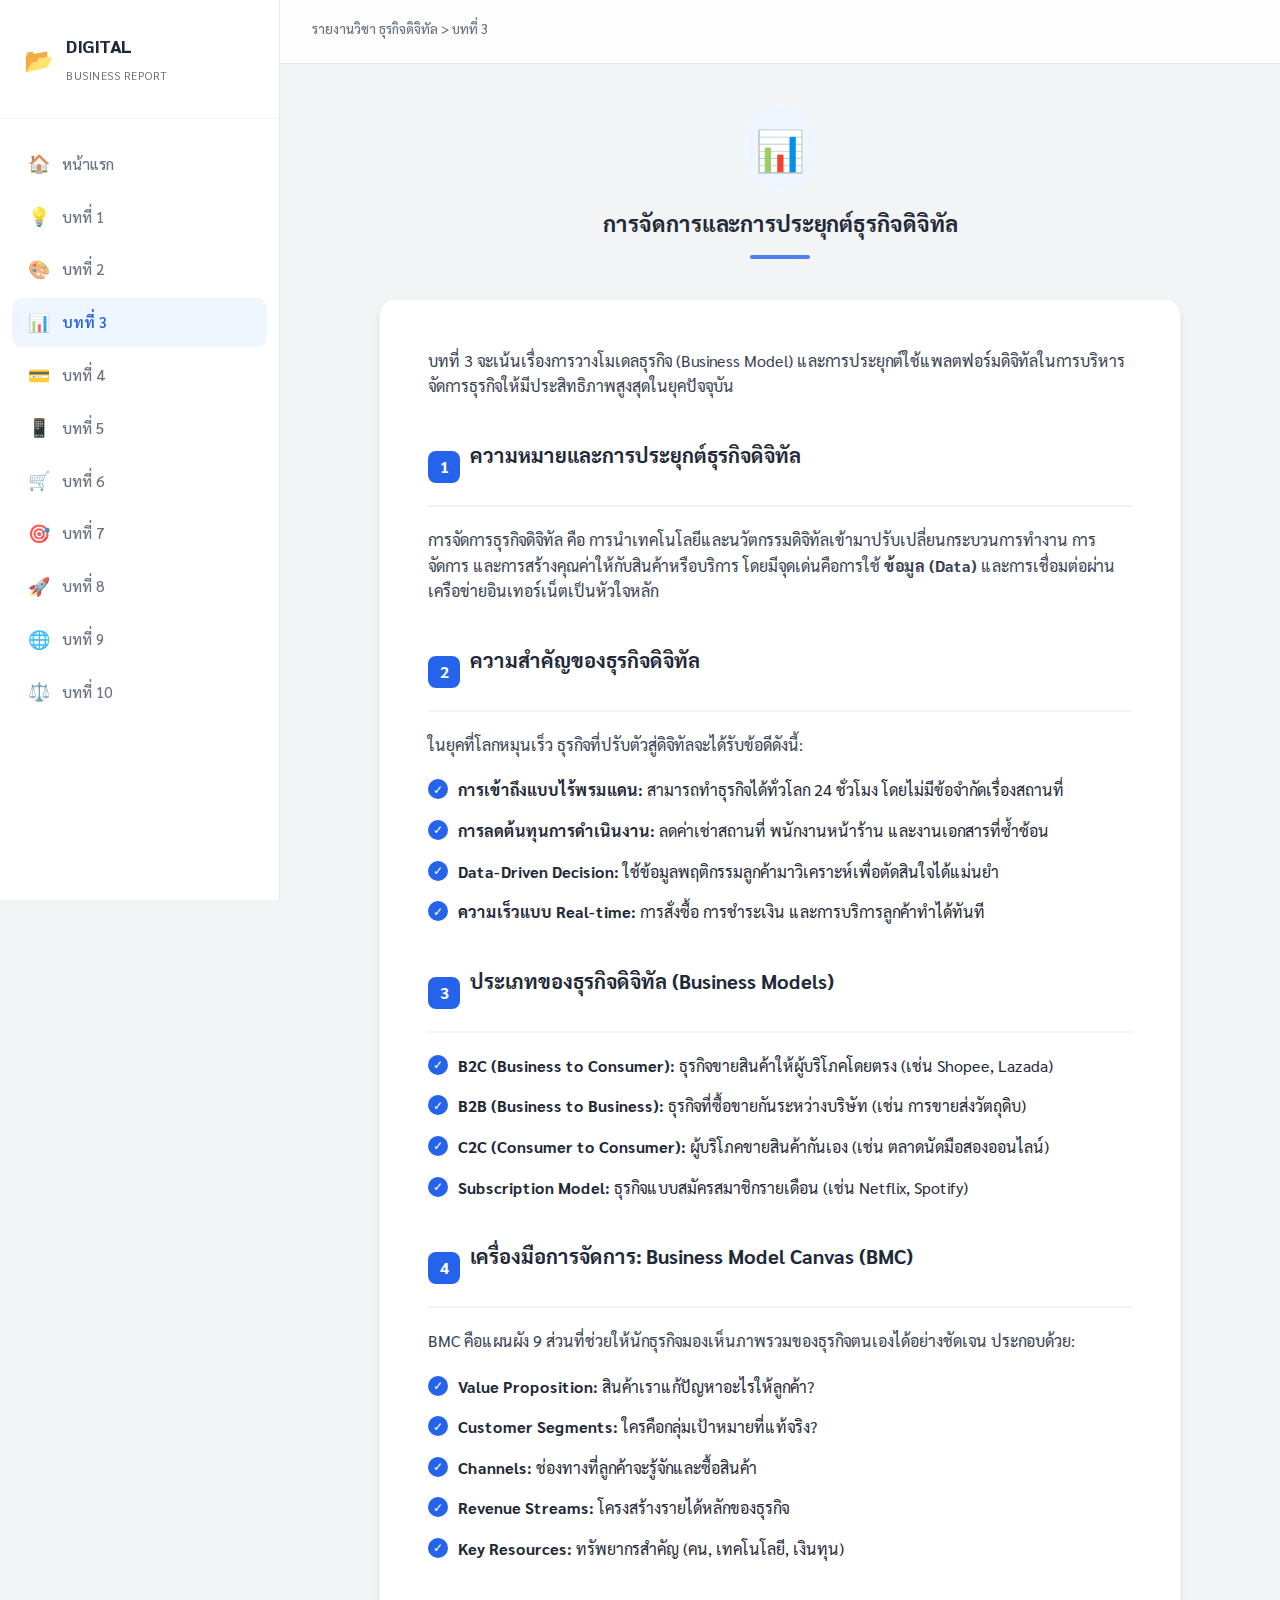
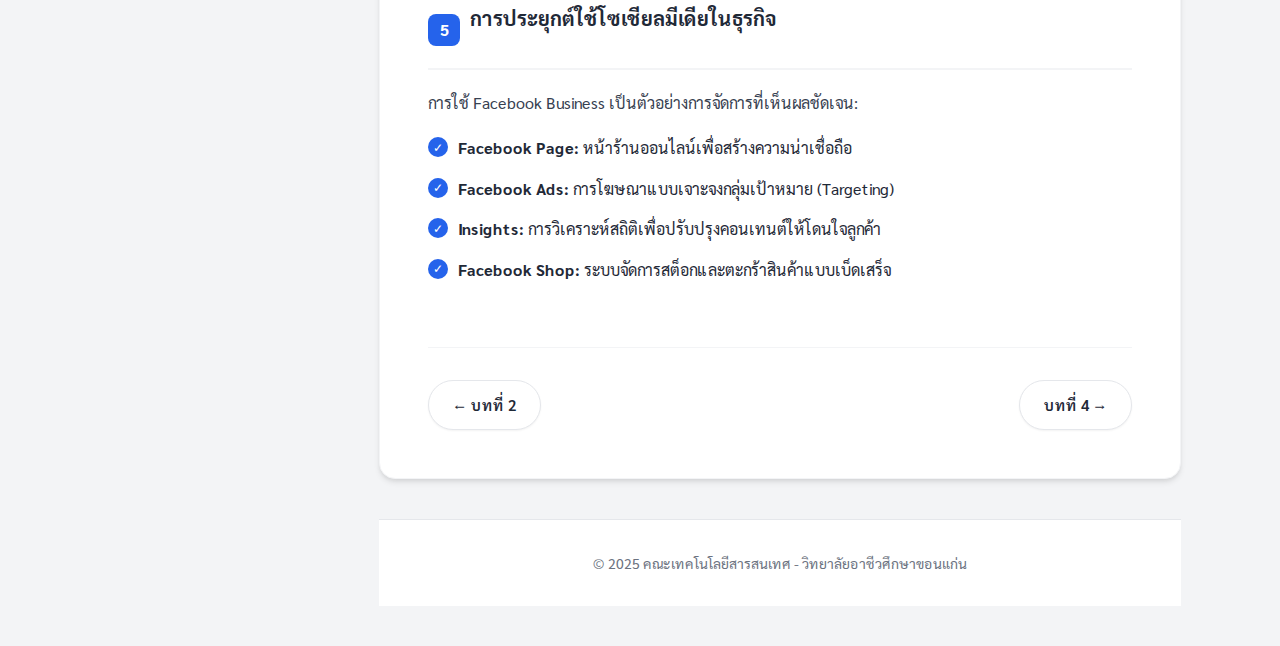
<file: chapter3.html>
<!DOCTYPE html>
<html lang="th">
<head>
    <meta charset="UTF-8">
    <meta name="viewport" content="width=device-width, initial-scale=1.0, maximum-scale=5.0"><meta http-equiv="X-UA-Compatible" content="ie=edge"><meta name="theme-color" content="#2563eb"><meta name="apple-mobile-web-app-capable" content="yes"><meta name="apple-mobile-web-app-status-bar-style" content="black-translucent">
    <title>บทที่ 3 - Digital Business</title>
    <link rel="stylesheet" href="style.css">
    <link href="https://fonts.googleapis.com/css2?family=Sarabun:wght@300;400;500;600;700&display=swap" rel="stylesheet">
</head>
<body>
    <div class="app-container">
        <button class="mobile-toggle" id="mobile-toggle"><span>☰</span></button>
        <aside class="sidebar" id="sidebar">
            <div class="sidebar-header">
                <div class="logo">
                    <span class="logo-icon">📂</span>
                    <div class="logo-text"><span class="main">DIGITAL</span><span class="sub">BUSINESS REPORT</span></div>
                </div>
            </div>
            <nav class="nav-menu"><a href="index.html" class=""><span class="nav-icon">🏠</span> หน้าแรก</a>
            <a href="chapter1.html" class=""><span class="nav-icon">💡</span> บทที่ 1</a>
            <a href="chapter2.html" class=""><span class="nav-icon">🎨</span> บทที่ 2</a>
            <a href="chapter3.html" class="active"><span class="nav-icon">📊</span> บทที่ 3</a>
            <a href="chapter4.html" class=""><span class="nav-icon">💳</span> บทที่ 4</a>
            <a href="chapter5.html" class=""><span class="nav-icon">📱</span> บทที่ 5</a>
            <a href="chapter6.html" class=""><span class="nav-icon">🛒</span> บทที่ 6</a>
            <a href="chapter7.html" class=""><span class="nav-icon">🎯</span> บทที่ 7</a>
            <a href="chapter8.html" class=""><span class="nav-icon">🚀</span> บทที่ 8</a>
            <a href="chapter9.html" class=""><span class="nav-icon">🌐</span> บทที่ 9</a>
            <a href="chapter10.html" class=""><span class="nav-icon">⚖️</span> บทที่ 10</a></nav>
        </aside>
        <main class="main-content">
            <div class="top-bar"><div class="breadcrumb">รายงานวิชา ธุรกิจดิจิทัล > บทที่ 3</div></div>
            <div class="page-container content-page">
                <header class="page-header"><div class="header-icon">📊</div><h1>การจัดการและการประยุกต์ธุรกิจดิจิทัล</h1><div class="header-line"></div></header>
                <article class="content-card">
                    <div class="chapter-intro">
                        <p>บทที่ 3 จะเน้นเรื่องการวางโมเดลธุรกิจ (Business Model) และการประยุกต์ใช้แพลตฟอร์มดิจิทัลในการบริหารจัดการธุรกิจให้มีประสิทธิภาพสูงสุดในยุคปัจจุบัน</p>
                    </div>

                    <div class="section-title">
                        <span class="section-number">1</span>
                        <h2>ความหมายและการประยุกต์ธุรกิจดิจิทัล</h2>
                    </div>
                    <p>การจัดการธุรกิจดิจิทัล คือ การนำเทคโนโลยีและนวัตกรรมดิจิทัลเข้ามาปรับเปลี่ยนกระบวนการทำงาน การจัดการ และการสร้างคุณค่าให้กับสินค้าหรือบริการ โดยมีจุดเด่นคือการใช้ <strong>ข้อมูล (Data)</strong> และการเชื่อมต่อผ่านเครือข่ายอินเทอร์เน็ตเป็นหัวใจหลัก</p>

                    <div class="section-title">
                        <span class="section-number">2</span>
                        <h2>ความสำคัญของธุรกิจดิจิทัล</h2>
                    </div>
                    <p>ในยุคที่โลกหมุนเร็ว ธุรกิจที่ปรับตัวสู่ดิจิทัลจะได้รับข้อดีดังนี้:</p>
                    <ul class="feature-list">
                        <li><strong>การเข้าถึงแบบไร้พรมแดน:</strong> สามารถทำธุรกิจได้ทั่วโลก 24 ชั่วโมง โดยไม่มีข้อจำกัดเรื่องสถานที่</li>
                        <li><strong>การลดต้นทุนการดำเนินงาน:</strong> ลดค่าเช่าสถานที่ พนักงานหน้าร้าน และงานเอกสารที่ซ้ำซ้อน</li>
                        <li><strong>Data-Driven Decision:</strong> ใช้ข้อมูลพฤติกรรมลูกค้ามาวิเคราะห์เพื่อตัดสินใจได้แม่นยำ</li>
                        <li><strong>ความเร็วแบบ Real-time:</strong> การสั่งซื้อ การชำระเงิน และการบริการลูกค้าทำได้ทันที</li>
                    </ul>

                    <div class="section-title">
                        <span class="section-number">3</span>
                        <h2>ประเภทของธุรกิจดิจิทัล (Business Models)</h2>
                    </div>
                    <ul class="feature-list">
                        <li><strong>B2C (Business to Consumer):</strong> ธุรกิจขายสินค้าให้ผู้บริโภคโดยตรง (เช่น Shopee, Lazada)</li>
                        <li><strong>B2B (Business to Business):</strong> ธุรกิจที่ซื้อขายกันระหว่างบริษัท (เช่น การขายส่งวัตถุดิบ)</li>
                        <li><strong>C2C (Consumer to Consumer):</strong> ผู้บริโภคขายสินค้ากันเอง (เช่น ตลาดนัดมือสองออนไลน์)</li>
                        <li><strong>Subscription Model:</strong> ธุรกิจแบบสมัครสมาชิกรายเดือน (เช่น Netflix, Spotify)</li>
                    </ul>

                    <div class="section-title">
                        <span class="section-number">4</span>
                        <h2>เครื่องมือการจัดการ: Business Model Canvas (BMC)</h2>
                    </div>
                    <p>BMC คือแผนผัง 9 ส่วนที่ช่วยให้นักธุรกิจมองเห็นภาพรวมของธุรกิจตนเองได้อย่างชัดเจน ประกอบด้วย:</p>
                    <ul class="feature-list">
                        <li><strong>Value Proposition:</strong> สินค้าเราแก้ปัญหาอะไรให้ลูกค้า?</li>
                        <li><strong>Customer Segments:</strong> ใครคือกลุ่มเป้าหมายที่แท้จริง?</li>
                        <li><strong>Channels:</strong> ช่องทางที่ลูกค้าจะรู้จักและซื้อสินค้า</li>
                        <li><strong>Revenue Streams:</strong> โครงสร้างรายได้หลักของธุรกิจ</li>
                        <li><strong>Key Resources:</strong> ทรัพยากรสำคัญ (คน, เทคโนโลยี, เงินทุน)</li>
                    </ul>

                    <div class="section-title">
                        <span class="section-number">5</span>
                        <h2>การประยุกต์ใช้โซเชียลมีเดียในธุรกิจ</h2>
                    </div>
                    <p>การใช้ Facebook Business เป็นตัวอย่างการจัดการที่เห็นผลชัดเจน:</p>
                    <ul class="feature-list">
                        <li><strong>Facebook Page:</strong> หน้าร้านออนไลน์เพื่อสร้างความน่าเชื่อถือ</li>
                        <li><strong>Facebook Ads:</strong> การโฆษณาแบบเจาะจงกลุ่มเป้าหมาย (Targeting)</li>
                        <li><strong>Insights:</strong> การวิเคราะห์สถิติเพื่อปรับปรุงคอนเทนต์ให้โดนใจลูกค้า</li>
                        <li><strong>Facebook Shop:</strong> ระบบจัดการสต็อกและตะกร้าสินค้าแบบเบ็ดเสร็จ</li>
                    </ul>

                    <div class="page-navigation">
                        <a href="chapter2.html" class="btn-nav">← บทที่ 2</a>
                        <a href="chapter4.html" class="btn-nav">บทที่ 4 →</a>
                    </div>
                </article>
                <footer class="site-footer"><p>&copy; 2025 คณะเทคโนโลยีสารสนเทศ - วิทยาลัยอาชีวศึกษาขอนแก่น</p></footer>
            </div>
        </main>
    </div>
    <button id="backToTop" title="Go to top">↑</button>
    <script src="script.js"></script>
</body>
</html>
</file>
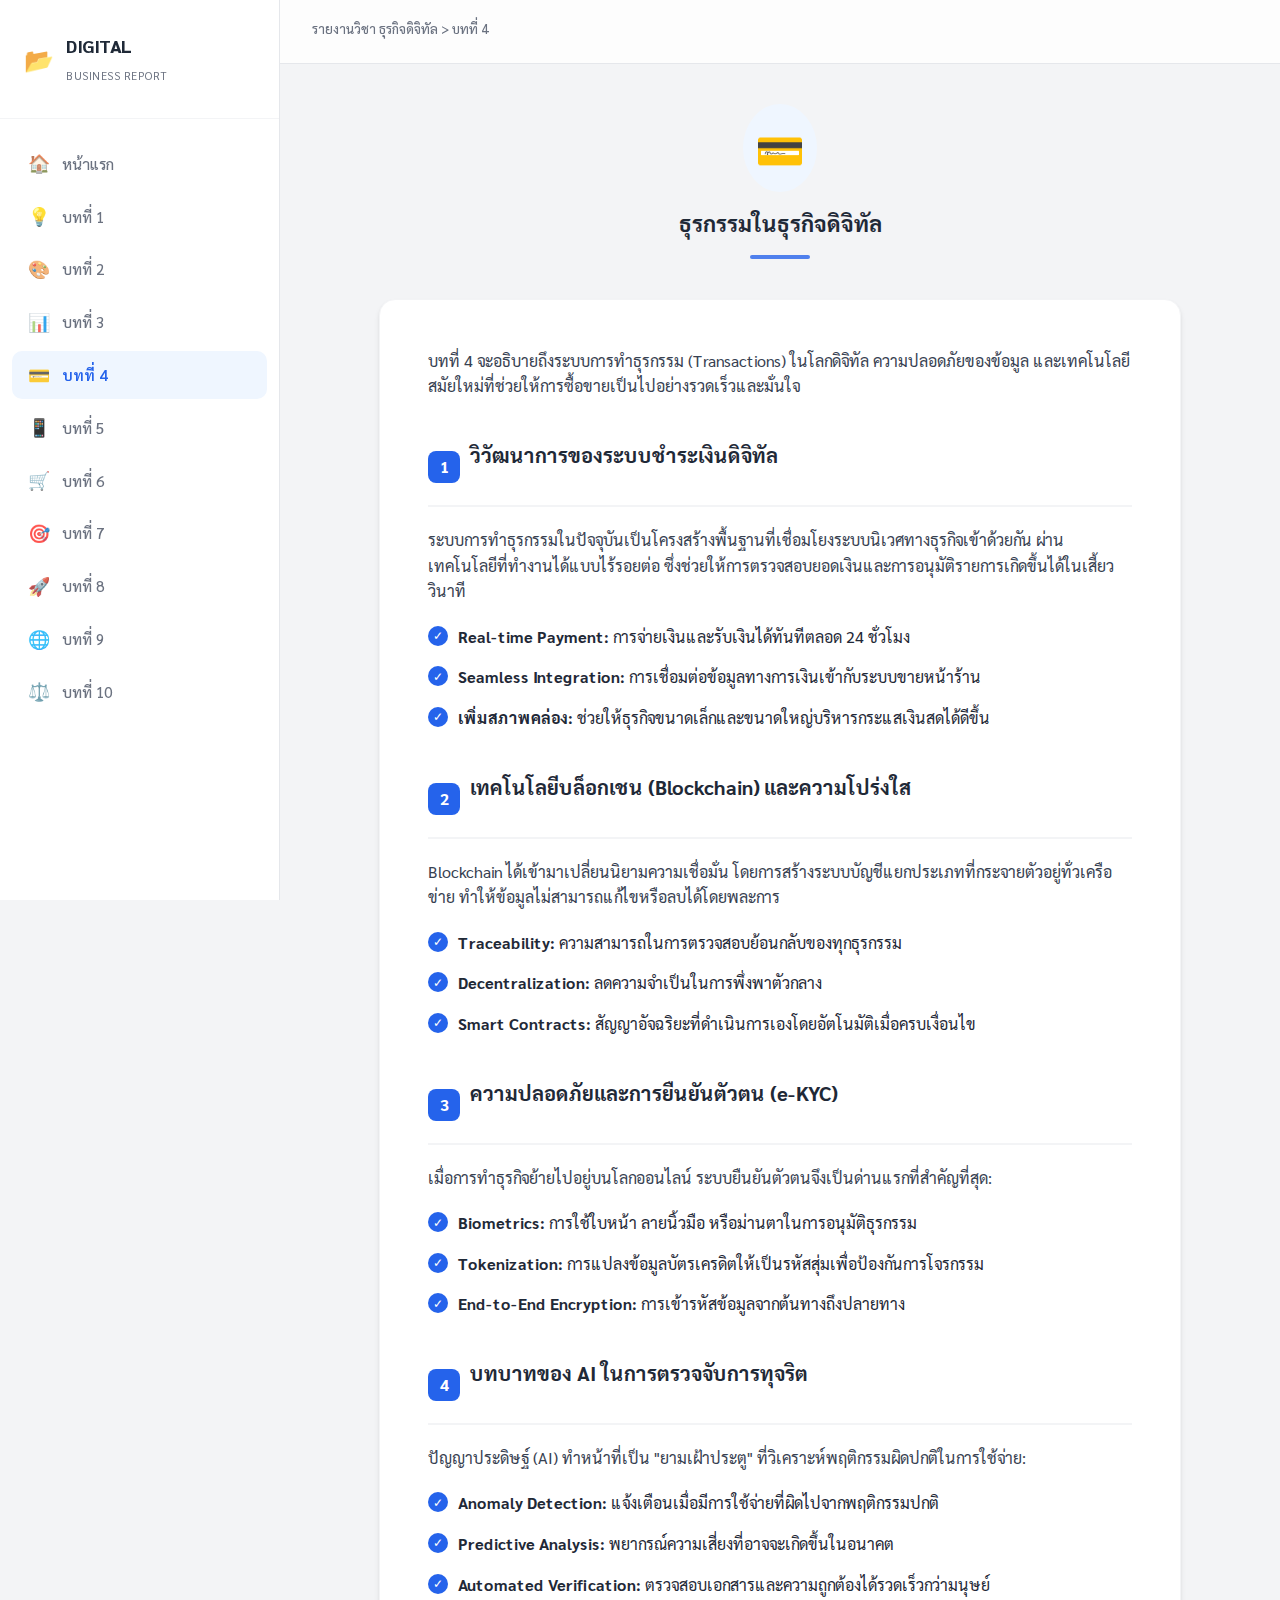
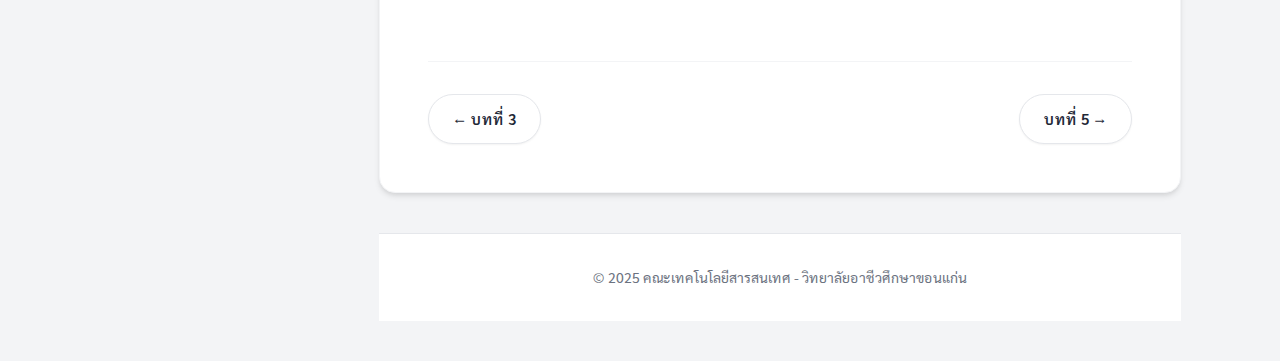
<file: chapter4.html>
<!DOCTYPE html>
<html lang="th">
<head>
    <meta charset="UTF-8">
    <meta name="viewport" content="width=device-width, initial-scale=1.0, maximum-scale=5.0"><meta http-equiv="X-UA-Compatible" content="ie=edge"><meta name="theme-color" content="#2563eb"><meta name="apple-mobile-web-app-capable" content="yes"><meta name="apple-mobile-web-app-status-bar-style" content="black-translucent">
    <title>บทที่ 4 - Digital Business</title>
    <link rel="stylesheet" href="style.css">
    <link href="https://fonts.googleapis.com/css2?family=Sarabun:wght@300;400;500;600;700&display=swap" rel="stylesheet">
</head>
<body>
    <div class="app-container">
        <button class="mobile-toggle" id="mobile-toggle"><span>☰</span></button>
        <aside class="sidebar" id="sidebar">
            <div class="sidebar-header">
                <div class="logo">
                    <span class="logo-icon">📂</span>
                    <div class="logo-text"><span class="main">DIGITAL</span><span class="sub">BUSINESS REPORT</span></div>
                </div>
            </div>
            <nav class="nav-menu"><a href="index.html" class=""><span class="nav-icon">🏠</span> หน้าแรก</a>
            <a href="chapter1.html" class=""><span class="nav-icon">💡</span> บทที่ 1</a>
            <a href="chapter2.html" class=""><span class="nav-icon">🎨</span> บทที่ 2</a>
            <a href="chapter3.html" class=""><span class="nav-icon">📊</span> บทที่ 3</a>
            <a href="chapter4.html" class="active"><span class="nav-icon">💳</span> บทที่ 4</a>
            <a href="chapter5.html" class=""><span class="nav-icon">📱</span> บทที่ 5</a>
            <a href="chapter6.html" class=""><span class="nav-icon">🛒</span> บทที่ 6</a>
            <a href="chapter7.html" class=""><span class="nav-icon">🎯</span> บทที่ 7</a>
            <a href="chapter8.html" class=""><span class="nav-icon">🚀</span> บทที่ 8</a>
            <a href="chapter9.html" class=""><span class="nav-icon">🌐</span> บทที่ 9</a>
            <a href="chapter10.html" class=""><span class="nav-icon">⚖️</span> บทที่ 10</a></nav>
        </aside>
        <main class="main-content">
            <div class="top-bar"><div class="breadcrumb">รายงานวิชา ธุรกิจดิจิทัล > บทที่ 4</div></div>
            <div class="page-container content-page">
                <header class="page-header"><div class="header-icon">💳</div><h1>ธุรกรรมในธุรกิจดิจิทัล</h1><div class="header-line"></div></header>
                <article class="content-card">
                    <div class="chapter-intro">
                        <p>บทที่ 4 จะอธิบายถึงระบบการทำธุรกรรม (Transactions) ในโลกดิจิทัล ความปลอดภัยของข้อมูล และเทคโนโลยีสมัยใหม่ที่ช่วยให้การซื้อขายเป็นไปอย่างรวดเร็วและมั่นใจ</p>
                    </div>

                    <div class="section-title">
                        <span class="section-number">1</span>
                        <h2>วิวัฒนาการของระบบชำระเงินดิจิทัล</h2>
                    </div>
                    <p>ระบบการทำธุรกรรมในปัจจุบันเป็นโครงสร้างพื้นฐานที่เชื่อมโยงระบบนิเวศทางธุรกิจเข้าด้วยกัน ผ่านเทคโนโลยีที่ทำงานได้แบบไร้รอยต่อ ซึ่งช่วยให้การตรวจสอบยอดเงินและการอนุมัติรายการเกิดขึ้นได้ในเสี้ยววินาที</p>
                    <ul class="feature-list">
                        <li><strong>Real-time Payment:</strong> การจ่ายเงินและรับเงินได้ทันทีตลอด 24 ชั่วโมง</li>
                        <li><strong>Seamless Integration:</strong> การเชื่อมต่อข้อมูลทางการเงินเข้ากับระบบขายหน้าร้าน</li>
                        <li><strong>เพิ่มสภาพคล่อง:</strong> ช่วยให้ธุรกิจขนาดเล็กและขนาดใหญ่บริหารกระแสเงินสดได้ดีขึ้น</li>
                    </ul>

                    <div class="section-title">
                        <span class="section-number">2</span>
                        <h2>เทคโนโลยีบล็อกเชน (Blockchain) และความโปร่งใส</h2>
                    </div>
                    <p>Blockchain ได้เข้ามาเปลี่ยนนิยามความเชื่อมั่น โดยการสร้างระบบบัญชีแยกประเภทที่กระจายตัวอยู่ทั่วเครือข่าย ทำให้ข้อมูลไม่สามารถแก้ไขหรือลบได้โดยพละการ</p>
                    <ul class="feature-list">
                        <li><strong>Traceability:</strong> ความสามารถในการตรวจสอบย้อนกลับของทุกธุรกรรม</li>
                        <li><strong>Decentralization:</strong> ลดความจำเป็นในการพึ่งพาตัวกลาง</li>
                        <li><strong>Smart Contracts:</strong> สัญญาอัจฉริยะที่ดำเนินการเองโดยอัตโนมัติเมื่อครบเงื่อนไข</li>
                    </ul>

                    <div class="section-title">
                        <span class="section-number">3</span>
                        <h2>ความปลอดภัยและการยืนยันตัวตน (e-KYC)</h2>
                    </div>
                    <p>เมื่อการทำธุรกิจย้ายไปอยู่บนโลกออนไลน์ ระบบยืนยันตัวตนจึงเป็นด่านแรกที่สำคัญที่สุด:</p>
                    <ul class="feature-list">
                        <li><strong>Biometrics:</strong> การใช้ใบหน้า ลายนิ้วมือ หรือม่านตาในการอนุมัติธุรกรรม</li>
                        <li><strong>Tokenization:</strong> การแปลงข้อมูลบัตรเครดิตให้เป็นรหัสสุ่มเพื่อป้องกันการโจรกรรม</li>
                        <li><strong>End-to-End Encryption:</strong> การเข้ารหัสข้อมูลจากต้นทางถึงปลายทาง</li>
                    </ul>

                    <div class="section-title">
                        <span class="section-number">4</span>
                        <h2>บทบาทของ AI ในการตรวจจับการทุจริต</h2>
                    </div>
                    <p>ปัญญาประดิษฐ์ (AI) ทำหน้าที่เป็น "ยามเฝ้าประตู" ที่วิเคราะห์พฤติกรรมผิดปกติในการใช้จ่าย:</p>
                    <ul class="feature-list">
                        <li><strong>Anomaly Detection:</strong> แจ้งเตือนเมื่อมีการใช้จ่ายที่ผิดไปจากพฤติกรรมปกติ</li>
                        <li><strong>Predictive Analysis:</strong> พยากรณ์ความเสี่ยงที่อาจจะเกิดขึ้นในอนาคต</li>
                        <li><strong>Automated Verification:</strong> ตรวจสอบเอกสารและความถูกต้องได้รวดเร็วกว่ามนุษย์</li>
                    </ul>

                    <div class="page-navigation">
                        <a href="chapter3.html" class="btn-nav">← บทที่ 3</a>
                        <a href="chapter5.html" class="btn-nav">บทที่ 5 →</a>
                    </div>
                </article>
                <footer class="site-footer"><p>&copy; 2025 คณะเทคโนโลยีสารสนเทศ - วิทยาลัยอาชีวศึกษาขอนแก่น</p></footer>
            </div>
        </main>
    </div>
    <button id="backToTop" title="Go to top">↑</button>
    <script src="script.js"></script>
</body>
</html>
</file>
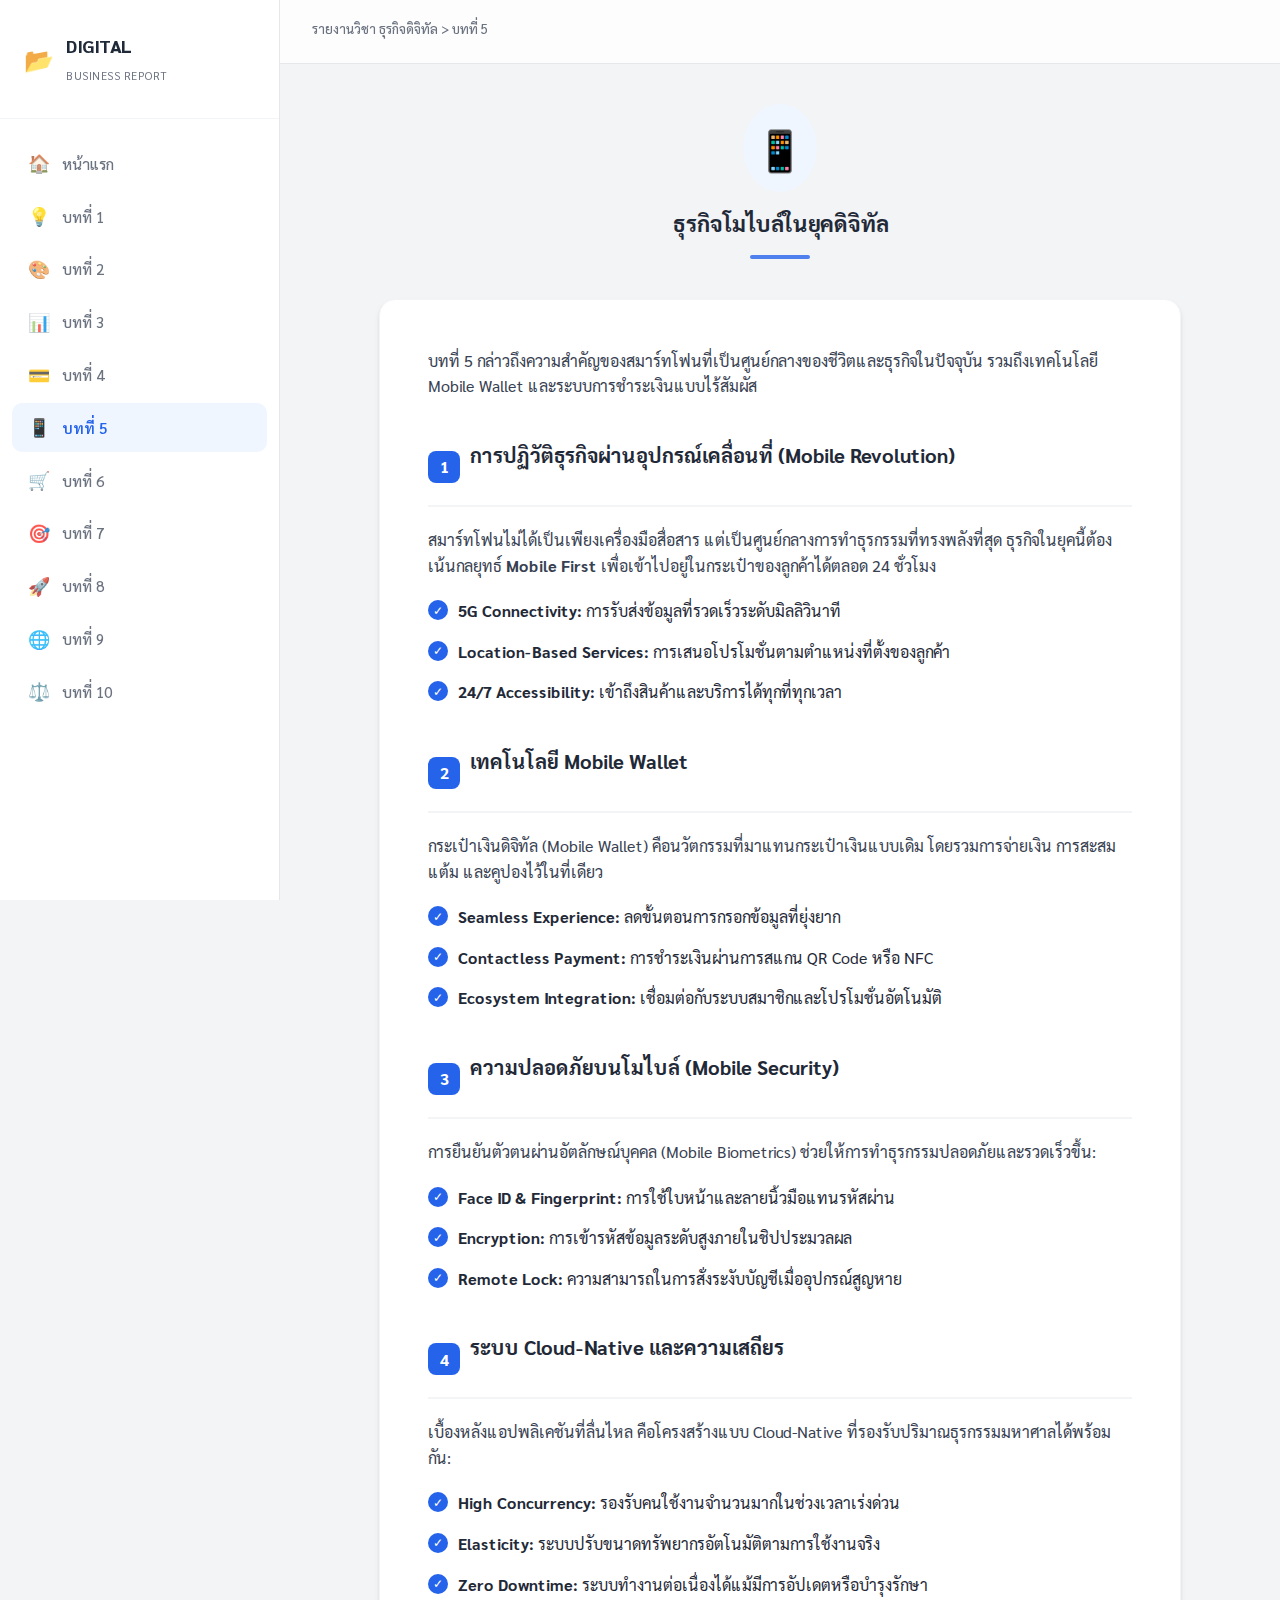
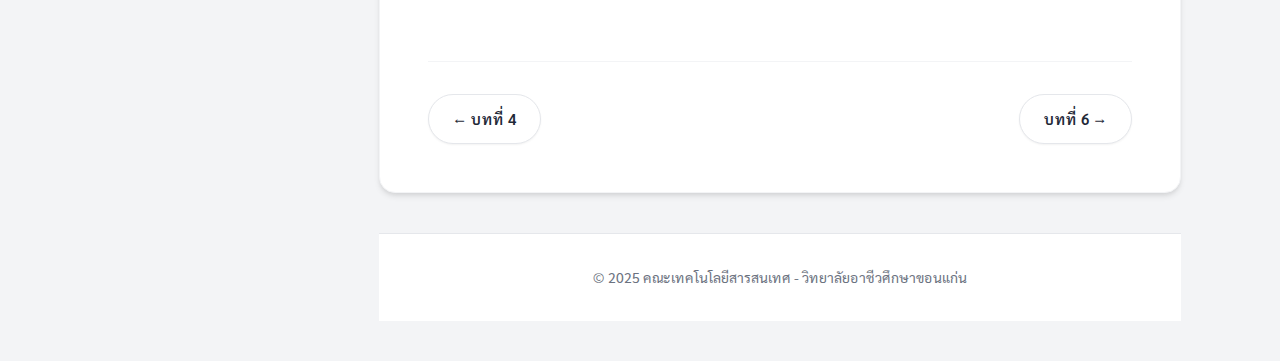
<file: chapter5.html>
<!DOCTYPE html>
<html lang="th">
<head>
    <meta charset="UTF-8">
    <meta name="viewport" content="width=device-width, initial-scale=1.0, maximum-scale=5.0"><meta http-equiv="X-UA-Compatible" content="ie=edge"><meta name="theme-color" content="#2563eb"><meta name="apple-mobile-web-app-capable" content="yes"><meta name="apple-mobile-web-app-status-bar-style" content="black-translucent">
    <title>บทที่ 5 - Digital Business</title>
    <link rel="stylesheet" href="style.css">
    <link href="https://fonts.googleapis.com/css2?family=Sarabun:wght@300;400;500;600;700&display=swap" rel="stylesheet">
</head>
<body>
    <div class="app-container">
        <button class="mobile-toggle" id="mobile-toggle"><span>☰</span></button>
        <aside class="sidebar" id="sidebar">
            <div class="sidebar-header">
                <div class="logo">
                    <span class="logo-icon">📂</span>
                    <div class="logo-text"><span class="main">DIGITAL</span><span class="sub">BUSINESS REPORT</span></div>
                </div>
            </div>
            <nav class="nav-menu"><a href="index.html" class=""><span class="nav-icon">🏠</span> หน้าแรก</a>
            <a href="chapter1.html" class=""><span class="nav-icon">💡</span> บทที่ 1</a>
            <a href="chapter2.html" class=""><span class="nav-icon">🎨</span> บทที่ 2</a>
            <a href="chapter3.html" class=""><span class="nav-icon">📊</span> บทที่ 3</a>
            <a href="chapter4.html" class=""><span class="nav-icon">💳</span> บทที่ 4</a>
            <a href="chapter5.html" class="active"><span class="nav-icon">📱</span> บทที่ 5</a>
            <a href="chapter6.html" class=""><span class="nav-icon">🛒</span> บทที่ 6</a>
            <a href="chapter7.html" class=""><span class="nav-icon">🎯</span> บทที่ 7</a>
            <a href="chapter8.html" class=""><span class="nav-icon">🚀</span> บทที่ 8</a>
            <a href="chapter9.html" class=""><span class="nav-icon">🌐</span> บทที่ 9</a>
            <a href="chapter10.html" class=""><span class="nav-icon">⚖️</span> บทที่ 10</a></nav>
        </aside>
        <main class="main-content">
            <div class="top-bar"><div class="breadcrumb">รายงานวิชา ธุรกิจดิจิทัล > บทที่ 5</div></div>
            <div class="page-container content-page">
                <header class="page-header"><div class="header-icon">📱</div><h1>ธุรกิจโมไบล์ในยุคดิจิทัล</h1><div class="header-line"></div></header>
                <article class="content-card">
                    <div class="chapter-intro">
                        <p>บทที่ 5 กล่าวถึงความสำคัญของสมาร์ทโฟนที่เป็นศูนย์กลางของชีวิตและธุรกิจในปัจจุบัน รวมถึงเทคโนโลยี Mobile Wallet และระบบการชำระเงินแบบไร้สัมผัส</p>
                    </div>

                    <div class="section-title">
                        <span class="section-number">1</span>
                        <h2>การปฏิวัติธุรกิจผ่านอุปกรณ์เคลื่อนที่ (Mobile Revolution)</h2>
                    </div>
                    <p>สมาร์ทโฟนไม่ได้เป็นเพียงเครื่องมือสื่อสาร แต่เป็นศูนย์กลางการทำธุรกรรมที่ทรงพลังที่สุด ธุรกิจในยุคนี้ต้องเน้นกลยุทธ์ <strong>Mobile First</strong> เพื่อเข้าไปอยู่ในกระเป๋าของลูกค้าได้ตลอด 24 ชั่วโมง</p>
                    <ul class="feature-list">
                        <li><strong>5G Connectivity:</strong> การรับส่งข้อมูลที่รวดเร็วระดับมิลลิวินาที</li>
                        <li><strong>Location-Based Services:</strong> การเสนอโปรโมชั่นตามตำแหน่งที่ตั้งของลูกค้า</li>
                        <li><strong>24/7 Accessibility:</strong> เข้าถึงสินค้าและบริการได้ทุกที่ทุกเวลา</li>
                    </ul>

                    <div class="section-title">
                        <span class="section-number">2</span>
                        <h2>เทคโนโลยี Mobile Wallet</h2>
                    </div>
                    <p>กระเป๋าเงินดิจิทัล (Mobile Wallet) คือนวัตกรรมที่มาแทนกระเป๋าเงินแบบเดิม โดยรวมการจ่ายเงิน การสะสมแต้ม และคูปองไว้ในที่เดียว</p>
                    <ul class="feature-list">
                        <li><strong>Seamless Experience:</strong> ลดขั้นตอนการกรอกข้อมูลที่ยุ่งยาก</li>
                        <li><strong>Contactless Payment:</strong> การชำระเงินผ่านการสแกน QR Code หรือ NFC</li>
                        <li><strong>Ecosystem Integration:</strong> เชื่อมต่อกับระบบสมาชิกและโปรโมชั่นอัตโนมัติ</li>
                    </ul>

                    <div class="section-title">
                        <span class="section-number">3</span>
                        <h2>ความปลอดภัยบนโมไบล์ (Mobile Security)</h2>
                    </div>
                    <p>การยืนยันตัวตนผ่านอัตลักษณ์บุคคล (Mobile Biometrics) ช่วยให้การทำธุรกรรมปลอดภัยและรวดเร็วขึ้น:</p>
                    <ul class="feature-list">
                        <li><strong>Face ID & Fingerprint:</strong> การใช้ใบหน้าและลายนิ้วมือแทนรหัสผ่าน</li>
                        <li><strong>Encryption:</strong> การเข้ารหัสข้อมูลระดับสูงภายในชิปประมวลผล</li>
                        <li><strong>Remote Lock:</strong> ความสามารถในการสั่งระงับบัญชีเมื่ออุปกรณ์สูญหาย</li>
                    </ul>

                    <div class="section-title">
                        <span class="section-number">4</span>
                        <h2>ระบบ Cloud-Native และความเสถียร</h2>
                    </div>
                    <p>เบื้องหลังแอปพลิเคชันที่ลื่นไหล คือโครงสร้างแบบ Cloud-Native ที่รองรับปริมาณธุรกรรมมหาศาลได้พร้อมกัน:</p>
                    <ul class="feature-list">
                        <li><strong>High Concurrency:</strong> รองรับคนใช้งานจำนวนมากในช่วงเวลาเร่งด่วน</li>
                        <li><strong>Elasticity:</strong> ระบบปรับขนาดทรัพยากรอัตโนมัติตามการใช้งานจริง</li>
                        <li><strong>Zero Downtime:</strong> ระบบทำงานต่อเนื่องได้แม้มีการอัปเดตหรือบำรุงรักษา</li>
                    </ul>

                    <div class="page-navigation">
                        <a href="chapter4.html" class="btn-nav">← บทที่ 4</a>
                        <a href="chapter6.html" class="btn-nav">บทที่ 6 →</a>
                    </div>
                </article>
                <footer class="site-footer"><p>&copy; 2025 คณะเทคโนโลยีสารสนเทศ - วิทยาลัยอาชีวศึกษาขอนแก่น</p></footer>
            </div>
        </main>
    </div>
    <button id="backToTop" title="Go to top">↑</button>
    <script src="script.js"></script>
</body>
</html>
</file>
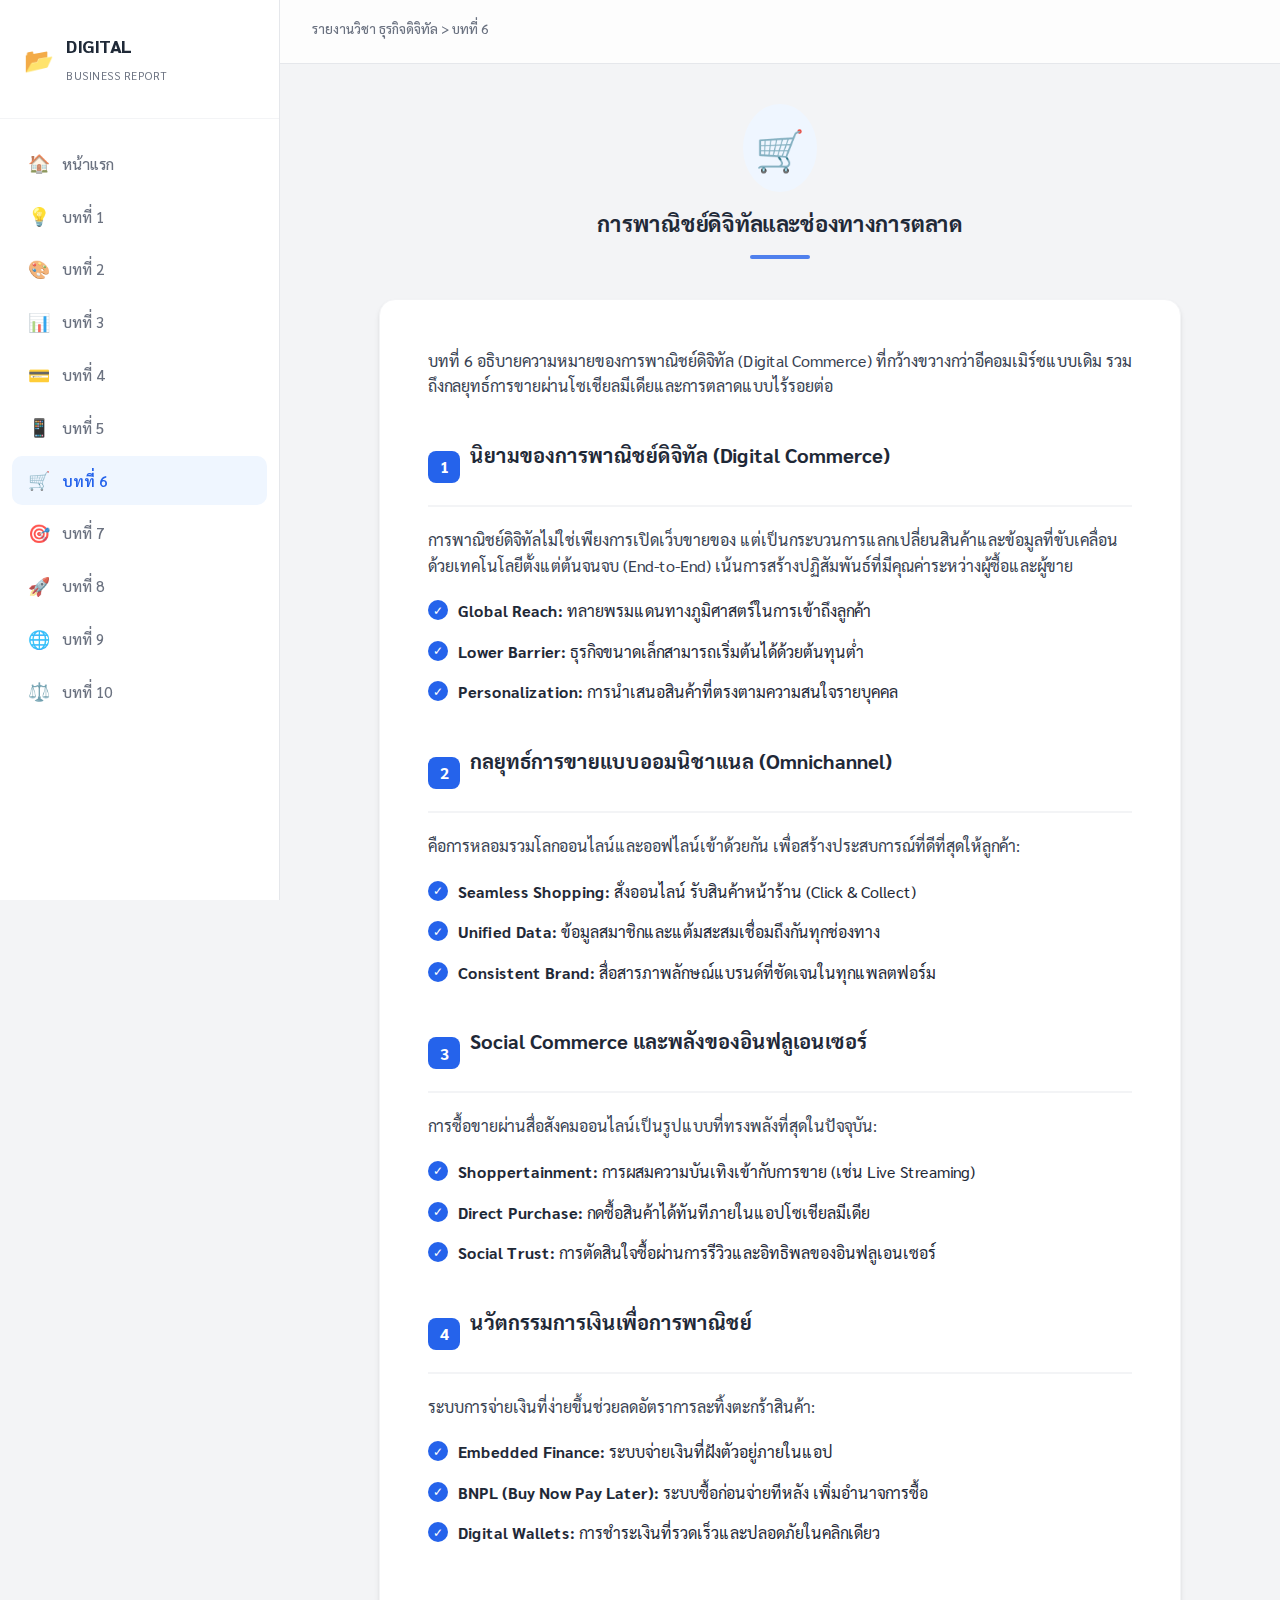
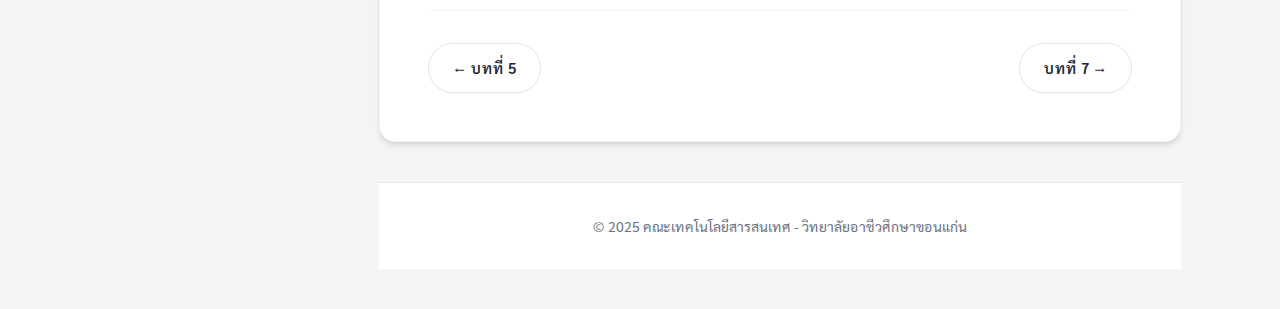
<file: chapter6.html>
<!DOCTYPE html>
<html lang="th">
<head>
    <meta charset="UTF-8">
    <meta name="viewport" content="width=device-width, initial-scale=1.0, maximum-scale=5.0"><meta http-equiv="X-UA-Compatible" content="ie=edge"><meta name="theme-color" content="#2563eb"><meta name="apple-mobile-web-app-capable" content="yes"><meta name="apple-mobile-web-app-status-bar-style" content="black-translucent">
    <title>บทที่ 6 - Digital Business</title>
    <link rel="stylesheet" href="style.css">
    <link href="https://fonts.googleapis.com/css2?family=Sarabun:wght@300;400;500;600;700&display=swap" rel="stylesheet">
</head>
<body>
    <div class="app-container">
        <button class="mobile-toggle" id="mobile-toggle"><span>☰</span></button>
        <aside class="sidebar" id="sidebar">
            <div class="sidebar-header">
                <div class="logo">
                    <span class="logo-icon">📂</span>
                    <div class="logo-text"><span class="main">DIGITAL</span><span class="sub">BUSINESS REPORT</span></div>
                </div>
            </div>
            <nav class="nav-menu"><a href="index.html" class=""><span class="nav-icon">🏠</span> หน้าแรก</a>
            <a href="chapter1.html" class=""><span class="nav-icon">💡</span> บทที่ 1</a>
            <a href="chapter2.html" class=""><span class="nav-icon">🎨</span> บทที่ 2</a>
            <a href="chapter3.html" class=""><span class="nav-icon">📊</span> บทที่ 3</a>
            <a href="chapter4.html" class=""><span class="nav-icon">💳</span> บทที่ 4</a>
            <a href="chapter5.html" class=""><span class="nav-icon">📱</span> บทที่ 5</a>
            <a href="chapter6.html" class="active"><span class="nav-icon">🛒</span> บทที่ 6</a>
            <a href="chapter7.html" class=""><span class="nav-icon">🎯</span> บทที่ 7</a>
            <a href="chapter8.html" class=""><span class="nav-icon">🚀</span> บทที่ 8</a>
            <a href="chapter9.html" class=""><span class="nav-icon">🌐</span> บทที่ 9</a>
            <a href="chapter10.html" class=""><span class="nav-icon">⚖️</span> บทที่ 10</a></nav>
        </aside>
        <main class="main-content">
            <div class="top-bar"><div class="breadcrumb">รายงานวิชา ธุรกิจดิจิทัล > บทที่ 6</div></div>
            <div class="page-container content-page">
                <header class="page-header"><div class="header-icon">🛒</div><h1>การพาณิชย์ดิจิทัลและช่องทางการตลาด</h1><div class="header-line"></div></header>
                <article class="content-card">
                    <div class="chapter-intro">
                        <p>บทที่ 6 อธิบายความหมายของการพาณิชย์ดิจิทัล (Digital Commerce) ที่กว้างขวางกว่าอีคอมเมิร์ซแบบเดิม รวมถึงกลยุทธ์การขายผ่านโซเชียลมีเดียและการตลาดแบบไร้รอยต่อ</p>
                    </div>

                    <div class="section-title">
                        <span class="section-number">1</span>
                        <h2>นิยามของการพาณิชย์ดิจิทัล (Digital Commerce)</h2>
                    </div>
                    <p>การพาณิชย์ดิจิทัลไม่ใช่เพียงการเปิดเว็บขายของ แต่เป็นกระบวนการแลกเปลี่ยนสินค้าและข้อมูลที่ขับเคลื่อนด้วยเทคโนโลยีตั้งแต่ต้นจนจบ (End-to-End) เน้นการสร้างปฏิสัมพันธ์ที่มีคุณค่าระหว่างผู้ซื้อและผู้ขาย</p>
                    <ul class="feature-list">
                        <li><strong>Global Reach:</strong> ทลายพรมแดนทางภูมิศาสตร์ในการเข้าถึงลูกค้า</li>
                        <li><strong>Lower Barrier:</strong> ธุรกิจขนาดเล็กสามารถเริ่มต้นได้ด้วยต้นทุนต่ำ</li>
                        <li><strong>Personalization:</strong> การนำเสนอสินค้าที่ตรงตามความสนใจรายบุคคล</li>
                    </ul>

                    <div class="section-title">
                        <span class="section-number">2</span>
                        <h2>กลยุทธ์การขายแบบออมนิชาแนล (Omnichannel)</h2>
                    </div>
                    <p>คือการหลอมรวมโลกออนไลน์และออฟไลน์เข้าด้วยกัน เพื่อสร้างประสบการณ์ที่ดีที่สุดให้ลูกค้า:</p>
                    <ul class="feature-list">
                        <li><strong>Seamless Shopping:</strong> สั่งออนไลน์ รับสินค้าหน้าร้าน (Click & Collect)</li>
                        <li><strong>Unified Data:</strong> ข้อมูลสมาชิกและแต้มสะสมเชื่อมถึงกันทุกช่องทาง</li>
                        <li><strong>Consistent Brand:</strong> สื่อสารภาพลักษณ์แบรนด์ที่ชัดเจนในทุกแพลตฟอร์ม</li>
                    </ul>

                    <div class="section-title">
                        <span class="section-number">3</span>
                        <h2>Social Commerce และพลังของอินฟลูเอนเซอร์</h2>
                    </div>
                    <p>การซื้อขายผ่านสื่อสังคมออนไลน์เป็นรูปแบบที่ทรงพลังที่สุดในปัจจุบัน:</p>
                    <ul class="feature-list">
                        <li><strong>Shoppertainment:</strong> การผสมความบันเทิงเข้ากับการขาย (เช่น Live Streaming)</li>
                        <li><strong>Direct Purchase:</strong> กดซื้อสินค้าได้ทันทีภายในแอปโซเชียลมีเดีย</li>
                        <li><strong>Social Trust:</strong> การตัดสินใจซื้อผ่านการรีวิวและอิทธิพลของอินฟลูเอนเซอร์</li>
                    </ul>

                    <div class="section-title">
                        <span class="section-number">4</span>
                        <h2>นวัตกรรมการเงินเพื่อการพาณิชย์</h2>
                    </div>
                    <p>ระบบการจ่ายเงินที่ง่ายขึ้นช่วยลดอัตราการละทิ้งตะกร้าสินค้า:</p>
                    <ul class="feature-list">
                        <li><strong>Embedded Finance:</strong> ระบบจ่ายเงินที่ฝังตัวอยู่ภายในแอป</li>
                        <li><strong>BNPL (Buy Now Pay Later):</strong> ระบบซื้อก่อนจ่ายทีหลัง เพิ่มอำนาจการซื้อ</li>
                        <li><strong>Digital Wallets:</strong> การชำระเงินที่รวดเร็วและปลอดภัยในคลิกเดียว</li>
                    </ul>

                    <div class="page-navigation">
                        <a href="chapter5.html" class="btn-nav">← บทที่ 5</a>
                        <a href="chapter7.html" class="btn-nav">บทที่ 7 →</a>
                    </div>
                </article>
                <footer class="site-footer"><p>&copy; 2025 คณะเทคโนโลยีสารสนเทศ - วิทยาลัยอาชีวศึกษาขอนแก่น</p></footer>
            </div>
        </main>
    </div>
    <button id="backToTop" title="Go to top">↑</button>
    <script src="script.js"></script>
</body>
</html>
</file>
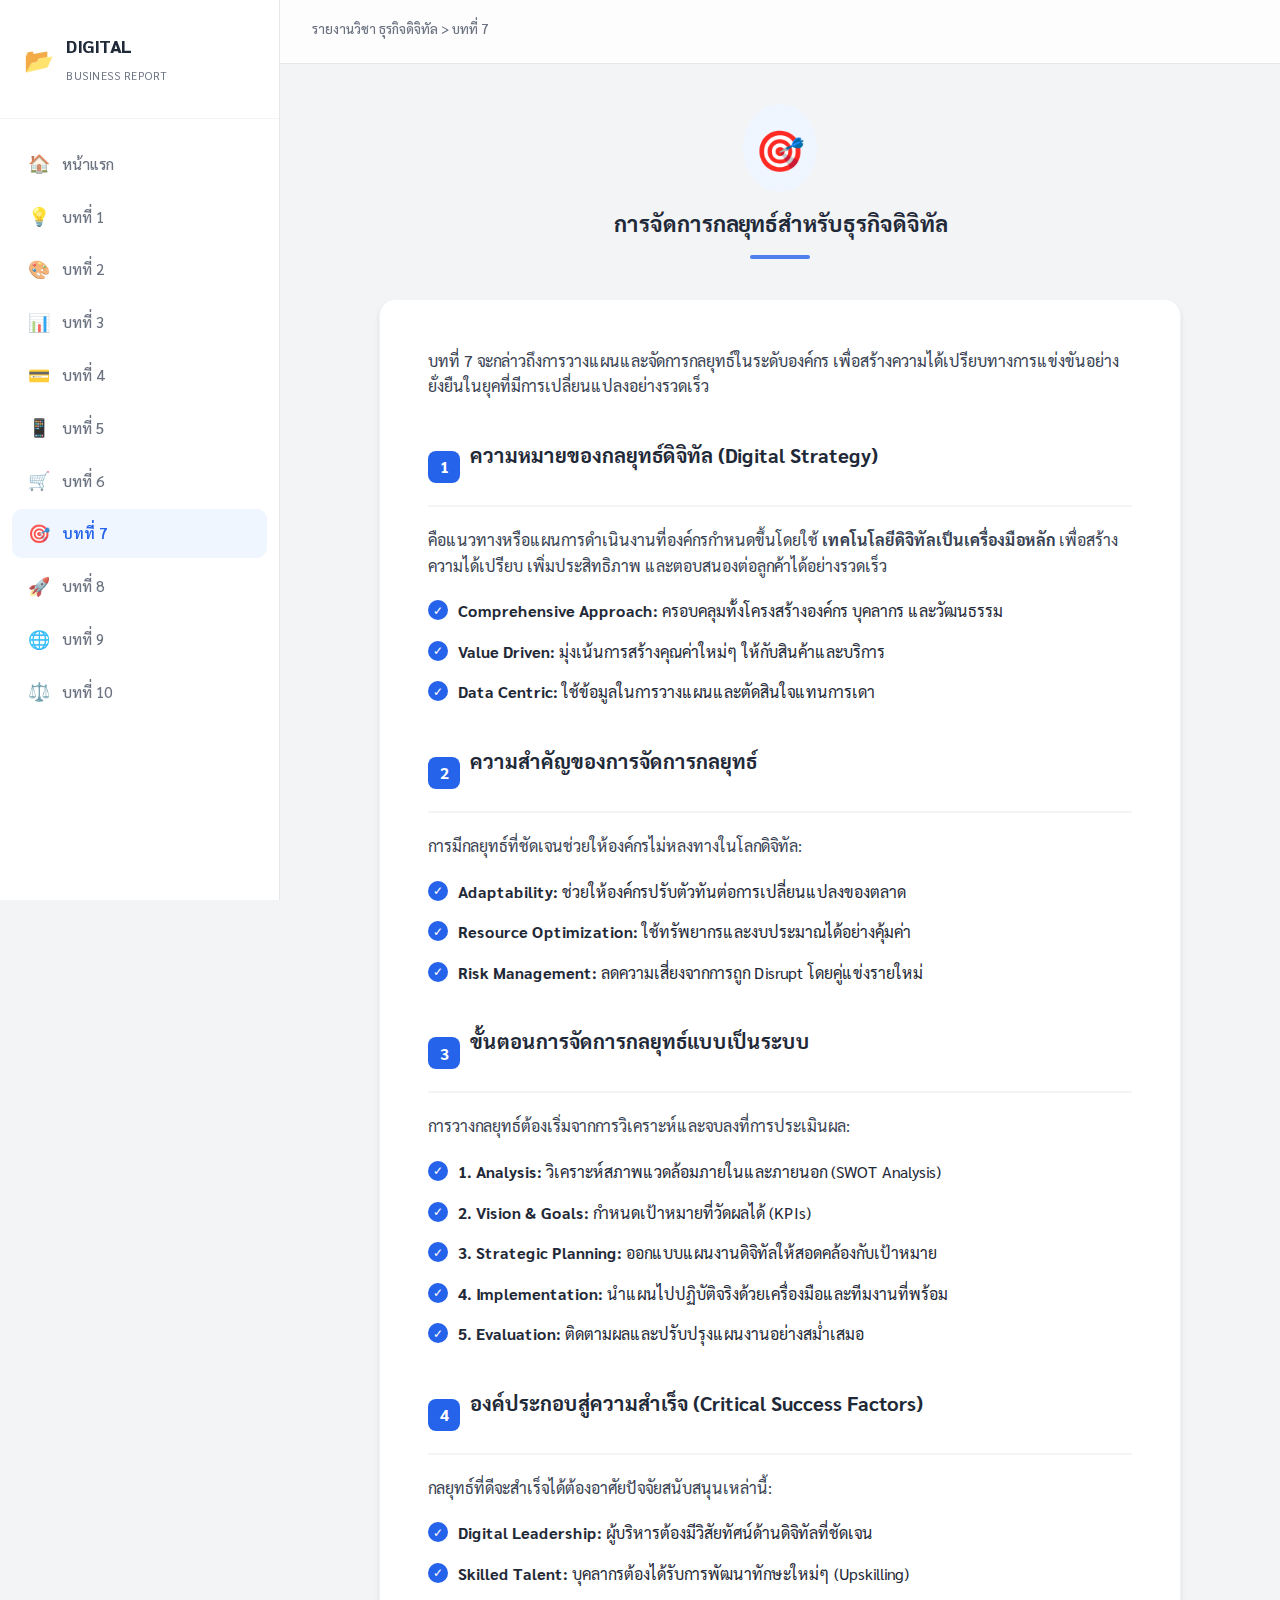
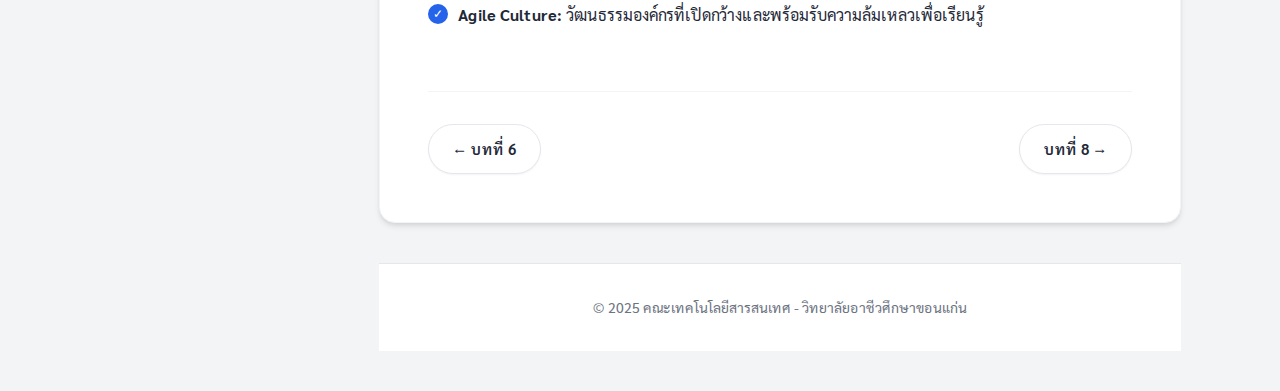
<file: chapter7.html>
<!DOCTYPE html>
<html lang="th">
<head>
    <meta charset="UTF-8">
    <meta name="viewport" content="width=device-width, initial-scale=1.0, maximum-scale=5.0"><meta http-equiv="X-UA-Compatible" content="ie=edge"><meta name="theme-color" content="#2563eb"><meta name="apple-mobile-web-app-capable" content="yes"><meta name="apple-mobile-web-app-status-bar-style" content="black-translucent">
    <title>บทที่ 7 - Digital Business</title>
    <link rel="stylesheet" href="style.css">
    <link href="https://fonts.googleapis.com/css2?family=Sarabun:wght@300;400;500;600;700&display=swap" rel="stylesheet">
</head>
<body>
    <div class="app-container">
        <button class="mobile-toggle" id="mobile-toggle"><span>☰</span></button>
        <aside class="sidebar" id="sidebar">
            <div class="sidebar-header">
                <div class="logo">
                    <span class="logo-icon">📂</span>
                    <div class="logo-text"><span class="main">DIGITAL</span><span class="sub">BUSINESS REPORT</span></div>
                </div>
            </div>
            <nav class="nav-menu"><a href="index.html" class=""><span class="nav-icon">🏠</span> หน้าแรก</a>
            <a href="chapter1.html" class=""><span class="nav-icon">💡</span> บทที่ 1</a>
            <a href="chapter2.html" class=""><span class="nav-icon">🎨</span> บทที่ 2</a>
            <a href="chapter3.html" class=""><span class="nav-icon">📊</span> บทที่ 3</a>
            <a href="chapter4.html" class=""><span class="nav-icon">💳</span> บทที่ 4</a>
            <a href="chapter5.html" class=""><span class="nav-icon">📱</span> บทที่ 5</a>
            <a href="chapter6.html" class=""><span class="nav-icon">🛒</span> บทที่ 6</a>
            <a href="chapter7.html" class="active"><span class="nav-icon">🎯</span> บทที่ 7</a>
            <a href="chapter8.html" class=""><span class="nav-icon">🚀</span> บทที่ 8</a>
            <a href="chapter9.html" class=""><span class="nav-icon">🌐</span> บทที่ 9</a>
            <a href="chapter10.html" class=""><span class="nav-icon">⚖️</span> บทที่ 10</a></nav>
        </aside>
        <main class="main-content">
            <div class="top-bar"><div class="breadcrumb">รายงานวิชา ธุรกิจดิจิทัล > บทที่ 7</div></div>
            <div class="page-container content-page">
                <header class="page-header"><div class="header-icon">🎯</div><h1>การจัดการกลยุทธ์สำหรับธุรกิจดิจิทัล</h1><div class="header-line"></div></header>
                <article class="content-card">
                    <div class="chapter-intro">
                        <p>บทที่ 7 จะกล่าวถึงการวางแผนและจัดการกลยุทธ์ในระดับองค์กร เพื่อสร้างความได้เปรียบทางการแข่งขันอย่างยั่งยืนในยุคที่มีการเปลี่ยนแปลงอย่างรวดเร็ว</p>
                    </div>

                    <div class="section-title">
                        <span class="section-number">1</span>
                        <h2>ความหมายของกลยุทธ์ดิจิทัล (Digital Strategy)</h2>
                    </div>
                    <p>คือแนวทางหรือแผนการดำเนินงานที่องค์กรกำหนดขึ้นโดยใช้ <strong>เทคโนโลยีดิจิทัลเป็นเครื่องมือหลัก</strong> เพื่อสร้างความได้เปรียบ เพิ่มประสิทธิภาพ และตอบสนองต่อลูกค้าได้อย่างรวดเร็ว</p>
                    <ul class="feature-list">
                        <li><strong>Comprehensive Approach:</strong> ครอบคลุมทั้งโครงสร้างองค์กร บุคลากร และวัฒนธรรม</li>
                        <li><strong>Value Driven:</strong> มุ่งเน้นการสร้างคุณค่าใหม่ๆ ให้กับสินค้าและบริการ</li>
                        <li><strong>Data Centric:</strong> ใช้ข้อมูลในการวางแผนและตัดสินใจแทนการเดา</li>
                    </ul>

                    <div class="section-title">
                        <span class="section-number">2</span>
                        <h2>ความสำคัญของการจัดการกลยุทธ์</h2>
                    </div>
                    <p>การมีกลยุทธ์ที่ชัดเจนช่วยให้องค์กรไม่หลงทางในโลกดิจิทัล:</p>
                    <ul class="feature-list">
                        <li><strong>Adaptability:</strong> ช่วยให้องค์กรปรับตัวทันต่อการเปลี่ยนแปลงของตลาด</li>
                        <li><strong>Resource Optimization:</strong> ใช้ทรัพยากรและงบประมาณได้อย่างคุ้มค่า</li>
                        <li><strong>Risk Management:</strong> ลดความเสี่ยงจากการถูก Disrupt โดยคู่แข่งรายใหม่</li>
                    </ul>

                    <div class="section-title">
                        <span class="section-number">3</span>
                        <h2>ขั้นตอนการจัดการกลยุทธ์แบบเป็นระบบ</h2>
                    </div>
                    <p>การวางกลยุทธ์ต้องเริ่มจากการวิเคราะห์และจบลงที่การประเมินผล:</p>
                    <ul class="feature-list">
                        <li><strong>1. Analysis:</strong> วิเคราะห์สภาพแวดล้อมภายในและภายนอก (SWOT Analysis)</li>
                        <li><strong>2. Vision & Goals:</strong> กำหนดเป้าหมายที่วัดผลได้ (KPIs)</li>
                        <li><strong>3. Strategic Planning:</strong> ออกแบบแผนงานดิจิทัลให้สอดคล้องกับเป้าหมาย</li>
                        <li><strong>4. Implementation:</strong> นำแผนไปปฏิบัติจริงด้วยเครื่องมือและทีมงานที่พร้อม</li>
                        <li><strong>5. Evaluation:</strong> ติดตามผลและปรับปรุงแผนงานอย่างสม่ำเสมอ</li>
                    </ul>

                    <div class="section-title">
                        <span class="section-number">4</span>
                        <h2>องค์ประกอบสู่ความสำเร็จ (Critical Success Factors)</h2>
                    </div>
                    <p>กลยุทธ์ที่ดีจะสำเร็จได้ต้องอาศัยปัจจัยสนับสนุนเหล่านี้:</p>
                    <ul class="feature-list">
                        <li><strong>Digital Leadership:</strong> ผู้บริหารต้องมีวิสัยทัศน์ด้านดิจิทัลที่ชัดเจน</li>
                        <li><strong>Skilled Talent:</strong> บุคลากรต้องได้รับการพัฒนาทักษะใหม่ๆ (Upskilling)</li>
                        <li><strong>Agile Culture:</strong> วัฒนธรรมองค์กรที่เปิดกว้างและพร้อมรับความล้มเหลวเพื่อเรียนรู้</li>
                    </ul>

                    <div class="page-navigation">
                        <a href="chapter6.html" class="btn-nav">← บทที่ 6</a>
                        <a href="chapter8.html" class="btn-nav">บทที่ 8 →</a>
                    </div>
                </article>
                <footer class="site-footer"><p>&copy; 2025 คณะเทคโนโลยีสารสนเทศ - วิทยาลัยอาชีวศึกษาขอนแก่น</p></footer>
            </div>
        </main>
    </div>
    <button id="backToTop" title="Go to top">↑</button>
    <script src="script.js"></script>
</body>
</html>
</file>
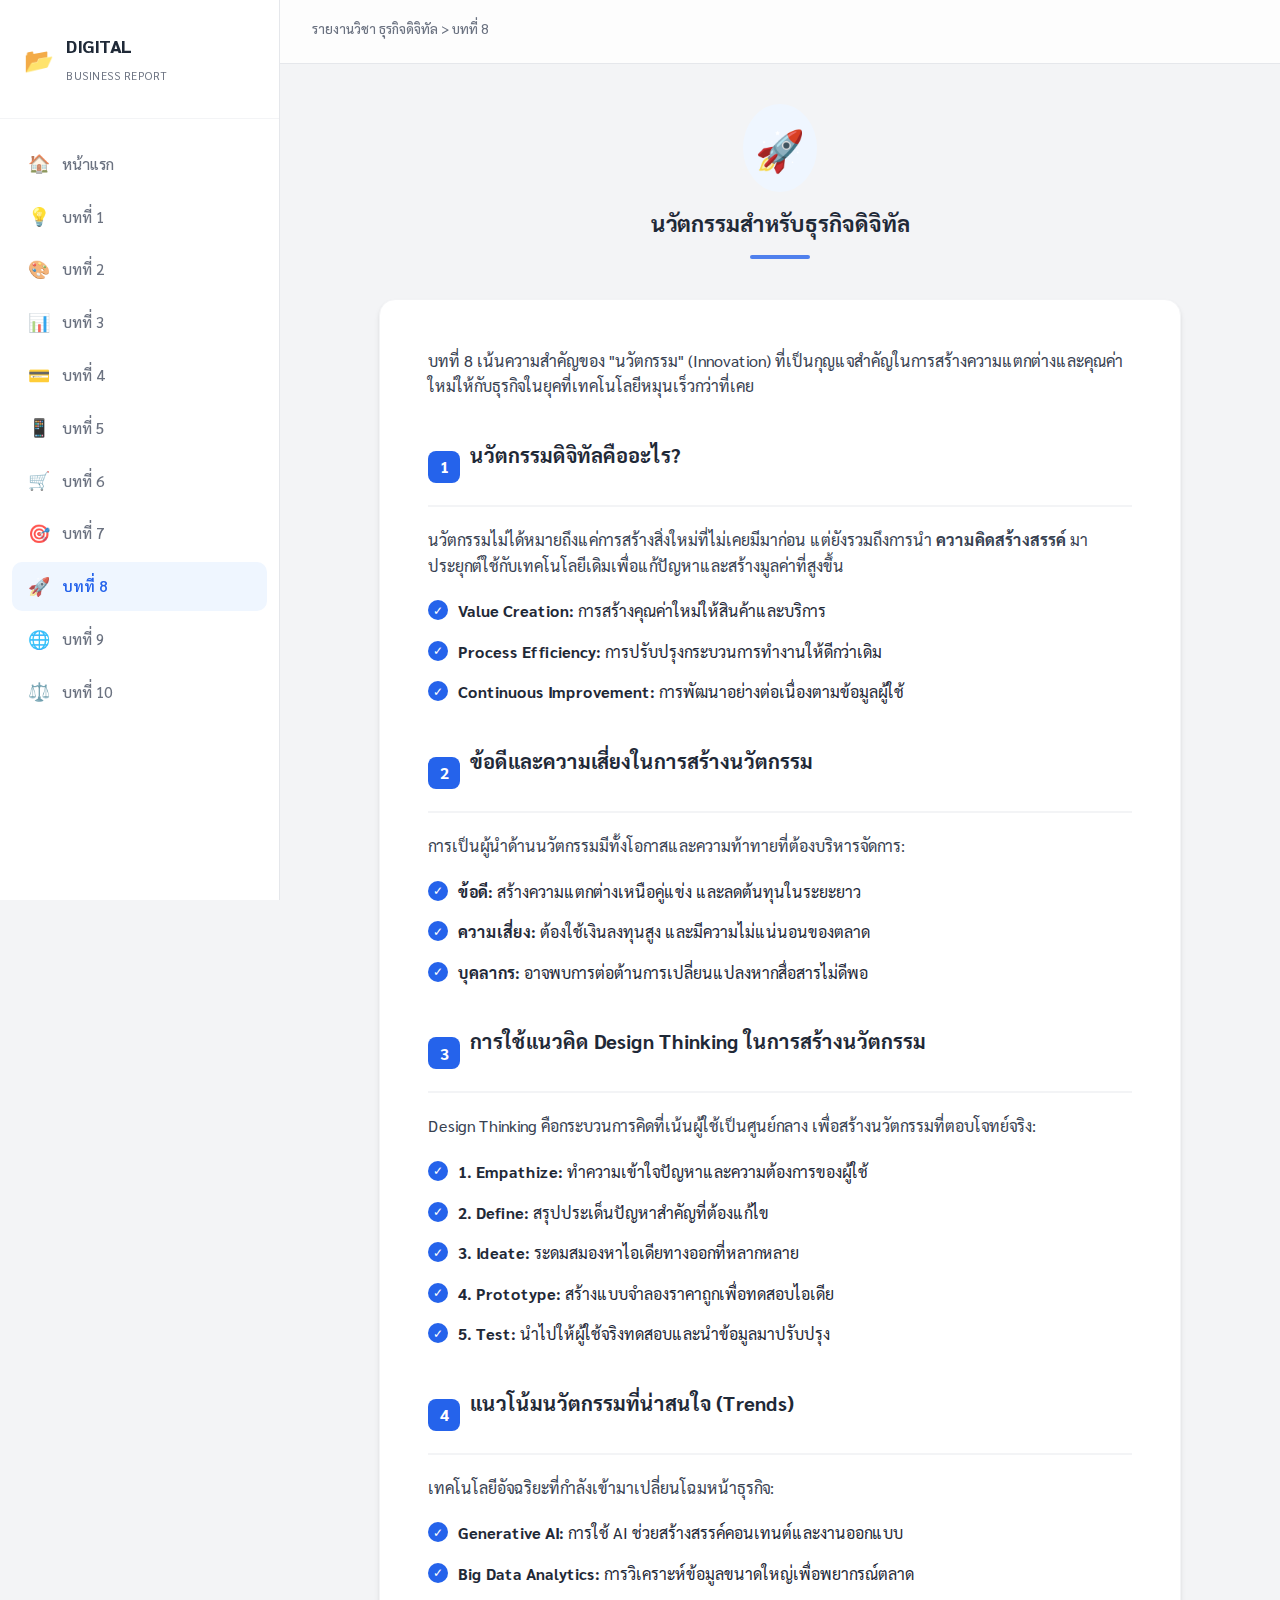
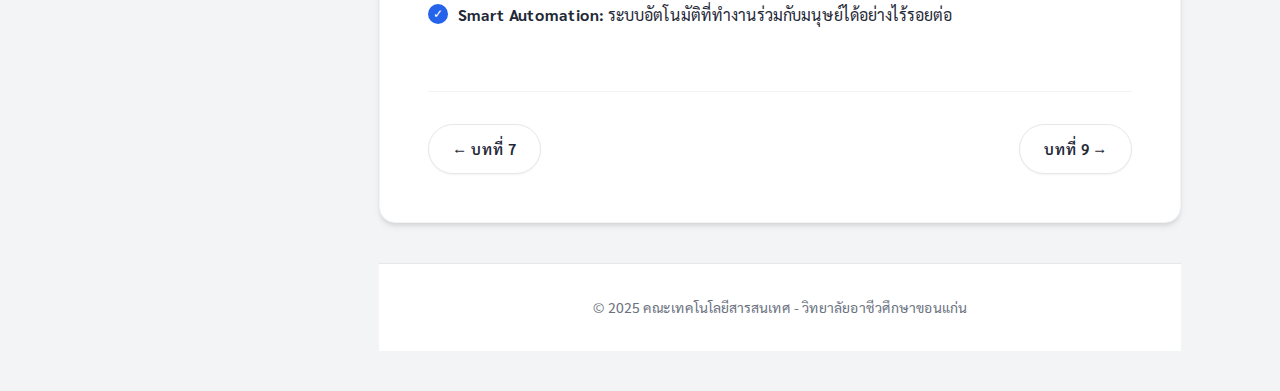
<file: chapter8.html>
<!DOCTYPE html>
<html lang="th">
<head>
    <meta charset="UTF-8">
    <meta name="viewport" content="width=device-width, initial-scale=1.0, maximum-scale=5.0"><meta http-equiv="X-UA-Compatible" content="ie=edge"><meta name="theme-color" content="#2563eb"><meta name="apple-mobile-web-app-capable" content="yes"><meta name="apple-mobile-web-app-status-bar-style" content="black-translucent">
    <title>บทที่ 8 - Digital Business</title>
    <link rel="stylesheet" href="style.css">
    <link href="https://fonts.googleapis.com/css2?family=Sarabun:wght@300;400;500;600;700&display=swap" rel="stylesheet">
</head>
<body>
    <div class="app-container">
        <button class="mobile-toggle" id="mobile-toggle"><span>☰</span></button>
        <aside class="sidebar" id="sidebar">
            <div class="sidebar-header">
                <div class="logo">
                    <span class="logo-icon">📂</span>
                    <div class="logo-text"><span class="main">DIGITAL</span><span class="sub">BUSINESS REPORT</span></div>
                </div>
            </div>
            <nav class="nav-menu"><a href="index.html" class=""><span class="nav-icon">🏠</span> หน้าแรก</a>
            <a href="chapter1.html" class=""><span class="nav-icon">💡</span> บทที่ 1</a>
            <a href="chapter2.html" class=""><span class="nav-icon">🎨</span> บทที่ 2</a>
            <a href="chapter3.html" class=""><span class="nav-icon">📊</span> บทที่ 3</a>
            <a href="chapter4.html" class=""><span class="nav-icon">💳</span> บทที่ 4</a>
            <a href="chapter5.html" class=""><span class="nav-icon">📱</span> บทที่ 5</a>
            <a href="chapter6.html" class=""><span class="nav-icon">🛒</span> บทที่ 6</a>
            <a href="chapter7.html" class=""><span class="nav-icon">🎯</span> บทที่ 7</a>
            <a href="chapter8.html" class="active"><span class="nav-icon">🚀</span> บทที่ 8</a>
            <a href="chapter9.html" class=""><span class="nav-icon">🌐</span> บทที่ 9</a>
            <a href="chapter10.html" class=""><span class="nav-icon">⚖️</span> บทที่ 10</a></nav>
        </aside>
        <main class="main-content">
            <div class="top-bar"><div class="breadcrumb">รายงานวิชา ธุรกิจดิจิทัล > บทที่ 8</div></div>
            <div class="page-container content-page">
                <header class="page-header"><div class="header-icon">🚀</div><h1>นวัตกรรมสำหรับธุรกิจดิจิทัล</h1><div class="header-line"></div></header>
                <article class="content-card">
                    <div class="chapter-intro">
                        <p>บทที่ 8 เน้นความสำคัญของ "นวัตกรรม" (Innovation) ที่เป็นกุญแจสำคัญในการสร้างความแตกต่างและคุณค่าใหม่ให้กับธุรกิจในยุคที่เทคโนโลยีหมุนเร็วกว่าที่เคย</p>
                    </div>

                    <div class="section-title">
                        <span class="section-number">1</span>
                        <h2>นวัตกรรมดิจิทัลคืออะไร?</h2>
                    </div>
                    <p>นวัตกรรมไม่ได้หมายถึงแค่การสร้างสิ่งใหม่ที่ไม่เคยมีมาก่อน แต่ยังรวมถึงการนำ <strong>ความคิดสร้างสรรค์</strong> มาประยุกต์ใช้กับเทคโนโลยีเดิมเพื่อแก้ปัญหาและสร้างมูลค่าที่สูงขึ้น</p>
                    <ul class="feature-list">
                        <li><strong>Value Creation:</strong> การสร้างคุณค่าใหม่ให้สินค้าและบริการ</li>
                        <li><strong>Process Efficiency:</strong> การปรับปรุงกระบวนการทำงานให้ดีกว่าเดิม</li>
                        <li><strong>Continuous Improvement:</strong> การพัฒนาอย่างต่อเนื่องตามข้อมูลผู้ใช้</li>
                    </ul>

                    <div class="section-title">
                        <span class="section-number">2</span>
                        <h2>ข้อดีและความเสี่ยงในการสร้างนวัตกรรม</h2>
                    </div>
                    <p>การเป็นผู้นำด้านนวัตกรรมมีทั้งโอกาสและความท้าทายที่ต้องบริหารจัดการ:</p>
                    <ul class="feature-list">
                        <li><strong>ข้อดี:</strong> สร้างความแตกต่างเหนือคู่แข่ง และลดต้นทุนในระยะยาว</li>
                        <li><strong>ความเสี่ยง:</strong> ต้องใช้เงินลงทุนสูง และมีความไม่แน่นอนของตลาด</li>
                        <li><strong>บุคลากร:</strong> อาจพบการต่อต้านการเปลี่ยนแปลงหากสื่อสารไม่ดีพอ</li>
                    </ul>

                    <div class="section-title">
                        <span class="section-number">3</span>
                        <h2>การใช้แนวคิด Design Thinking ในการสร้างนวัตกรรม</h2>
                    </div>
                    <p>Design Thinking คือกระบวนการคิดที่เน้นผู้ใช้เป็นศูนย์กลาง เพื่อสร้างนวัตกรรมที่ตอบโจทย์จริง:</p>
                    <ul class="feature-list">
                        <li><strong>1. Empathize:</strong> ทำความเข้าใจปัญหาและความต้องการของผู้ใช้</li>
                        <li><strong>2. Define:</strong> สรุปประเด็นปัญหาสำคัญที่ต้องแก้ไข</li>
                        <li><strong>3. Ideate:</strong> ระดมสมองหาไอเดียทางออกที่หลากหลาย</li>
                        <li><strong>4. Prototype:</strong> สร้างแบบจำลองราคาถูกเพื่อทดสอบไอเดีย</li>
                        <li><strong>5. Test:</strong> นำไปให้ผู้ใช้จริงทดสอบและนำข้อมูลมาปรับปรุง</li>
                    </ul>

                    <div class="section-title">
                        <span class="section-number">4</span>
                        <h2>แนวโน้มนวัตกรรมที่น่าสนใจ (Trends)</h2>
                    </div>
                    <p>เทคโนโลยีอัจฉริยะที่กำลังเข้ามาเปลี่ยนโฉมหน้าธุรกิจ:</p>
                    <ul class="feature-list">
                        <li><strong>Generative AI:</strong> การใช้ AI ช่วยสร้างสรรค์คอนเทนต์และงานออกแบบ</li>
                        <li><strong>Big Data Analytics:</strong> การวิเคราะห์ข้อมูลขนาดใหญ่เพื่อพยากรณ์ตลาด</li>
                        <li><strong>Smart Automation:</strong> ระบบอัตโนมัติที่ทำงานร่วมกับมนุษย์ได้อย่างไร้รอยต่อ</li>
                    </ul>

                    <div class="page-navigation">
                        <a href="chapter7.html" class="btn-nav">← บทที่ 7</a>
                        <a href="chapter9.html" class="btn-nav">บทที่ 9 →</a>
                    </div>
                </article>
                <footer class="site-footer"><p>&copy; 2025 คณะเทคโนโลยีสารสนเทศ - วิทยาลัยอาชีวศึกษาขอนแก่น</p></footer>
            </div>
        </main>
    </div>
    <button id="backToTop" title="Go to top">↑</button>
    <script src="script.js"></script>
</body>
</html>
</file>
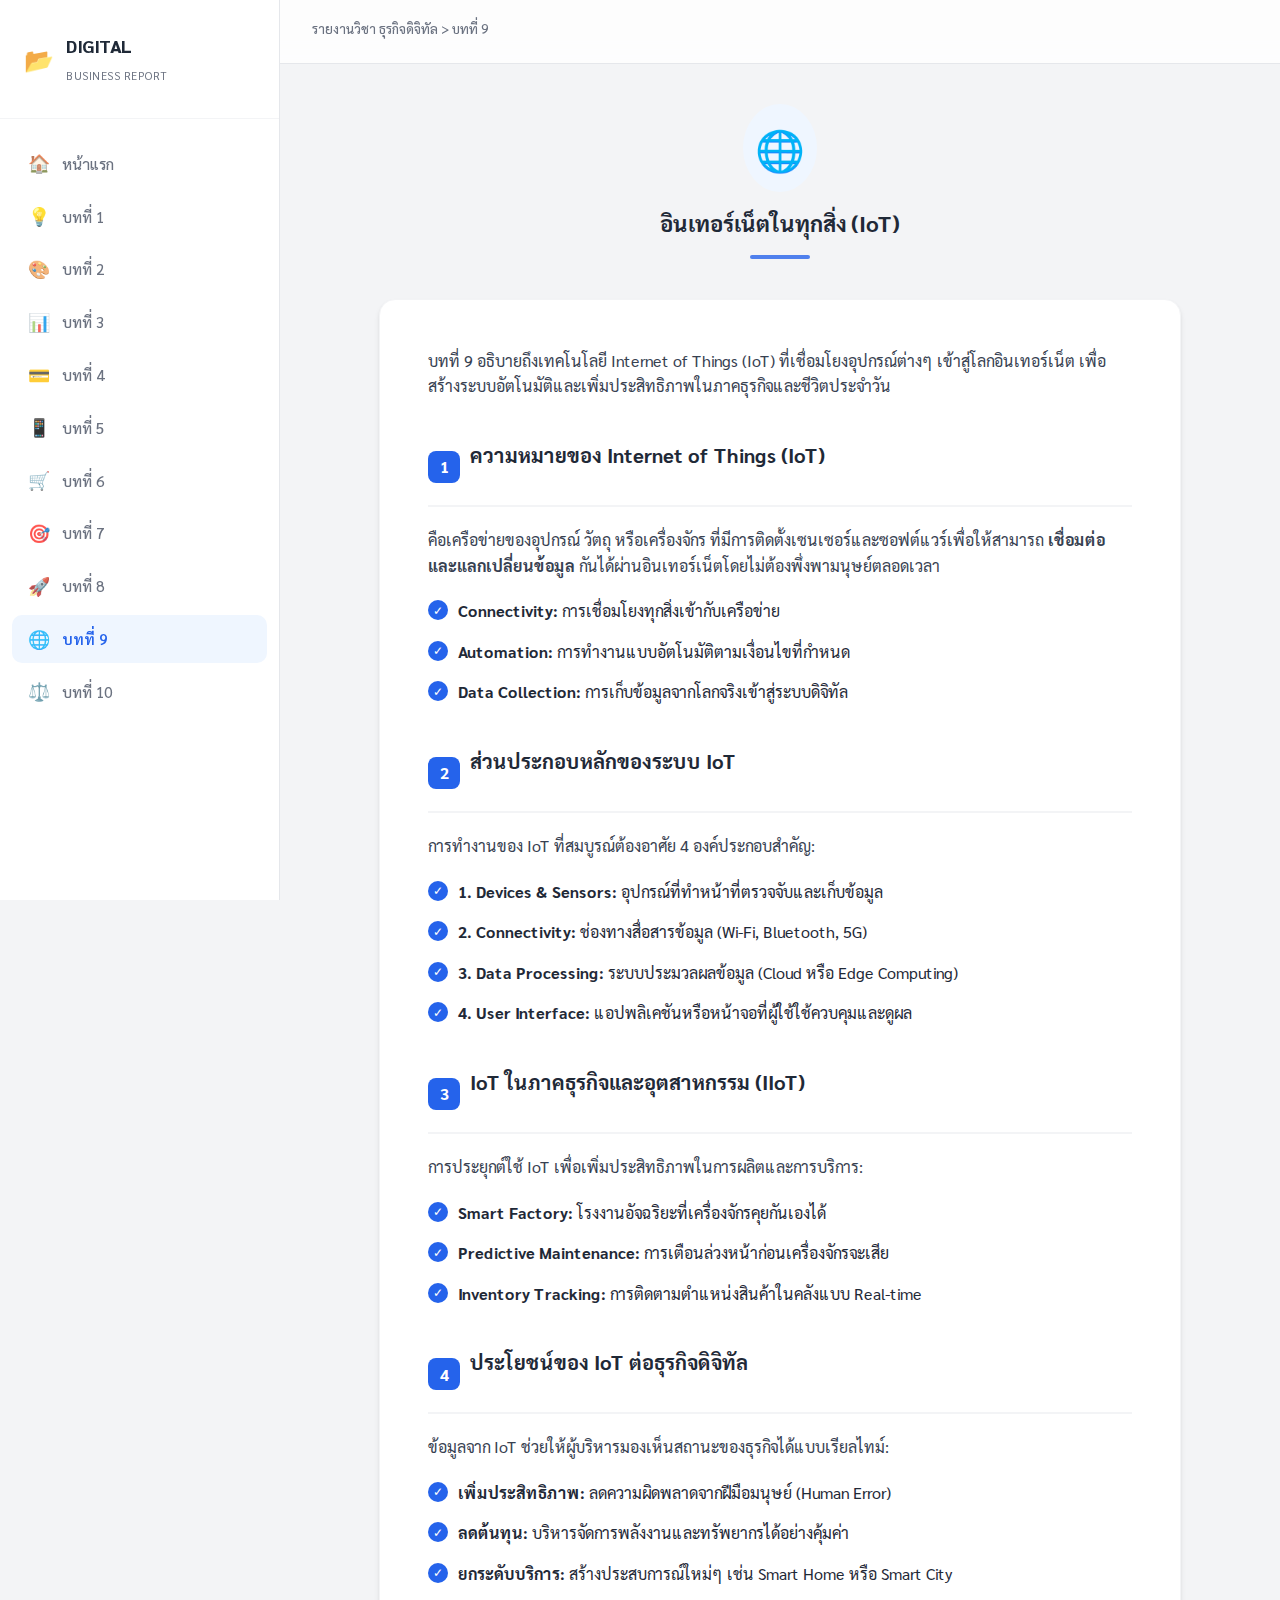
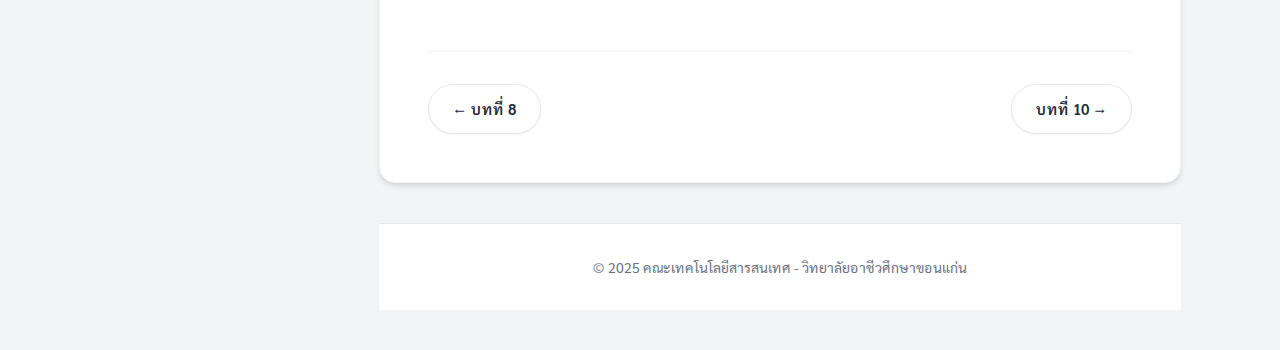
<file: chapter9.html>
<!DOCTYPE html>
<html lang="th">
<head>
    <meta charset="UTF-8">
    <meta name="viewport" content="width=device-width, initial-scale=1.0, maximum-scale=5.0"><meta http-equiv="X-UA-Compatible" content="ie=edge"><meta name="theme-color" content="#2563eb"><meta name="apple-mobile-web-app-capable" content="yes"><meta name="apple-mobile-web-app-status-bar-style" content="black-translucent">
    <title>บทที่ 9 - Digital Business</title>
    <link rel="stylesheet" href="style.css">
    <link href="https://fonts.googleapis.com/css2?family=Sarabun:wght@300;400;500;600;700&display=swap" rel="stylesheet">
</head>
<body>
    <div class="app-container">
        <button class="mobile-toggle" id="mobile-toggle"><span>☰</span></button>
        <aside class="sidebar" id="sidebar">
            <div class="sidebar-header">
                <div class="logo">
                    <span class="logo-icon">📂</span>
                    <div class="logo-text"><span class="main">DIGITAL</span><span class="sub">BUSINESS REPORT</span></div>
                </div>
            </div>
            <nav class="nav-menu"><a href="index.html" class=""><span class="nav-icon">🏠</span> หน้าแรก</a>
            <a href="chapter1.html" class=""><span class="nav-icon">💡</span> บทที่ 1</a>
            <a href="chapter2.html" class=""><span class="nav-icon">🎨</span> บทที่ 2</a>
            <a href="chapter3.html" class=""><span class="nav-icon">📊</span> บทที่ 3</a>
            <a href="chapter4.html" class=""><span class="nav-icon">💳</span> บทที่ 4</a>
            <a href="chapter5.html" class=""><span class="nav-icon">📱</span> บทที่ 5</a>
            <a href="chapter6.html" class=""><span class="nav-icon">🛒</span> บทที่ 6</a>
            <a href="chapter7.html" class=""><span class="nav-icon">🎯</span> บทที่ 7</a>
            <a href="chapter8.html" class=""><span class="nav-icon">🚀</span> บทที่ 8</a>
            <a href="chapter9.html" class="active"><span class="nav-icon">🌐</span> บทที่ 9</a>
            <a href="chapter10.html" class=""><span class="nav-icon">⚖️</span> บทที่ 10</a></nav>
        </aside>
        <main class="main-content">
            <div class="top-bar"><div class="breadcrumb">รายงานวิชา ธุรกิจดิจิทัล > บทที่ 9</div></div>
            <div class="page-container content-page">
                <header class="page-header"><div class="header-icon">🌐</div><h1>อินเทอร์เน็ตในทุกสิ่ง (IoT)</h1><div class="header-line"></div></header>
                <article class="content-card">
                    <div class="chapter-intro">
                        <p>บทที่ 9 อธิบายถึงเทคโนโลยี Internet of Things (IoT) ที่เชื่อมโยงอุปกรณ์ต่างๆ เข้าสู่โลกอินเทอร์เน็ต เพื่อสร้างระบบอัตโนมัติและเพิ่มประสิทธิภาพในภาคธุรกิจและชีวิตประจำวัน</p>
                    </div>

                    <div class="section-title">
                        <span class="section-number">1</span>
                        <h2>ความหมายของ Internet of Things (IoT)</h2>
                    </div>
                    <p>คือเครือข่ายของอุปกรณ์ วัตถุ หรือเครื่องจักร ที่มีการติดตั้งเซนเซอร์และซอฟต์แวร์เพื่อให้สามารถ <strong>เชื่อมต่อและแลกเปลี่ยนข้อมูล</strong> กันได้ผ่านอินเทอร์เน็ตโดยไม่ต้องพึ่งพามนุษย์ตลอดเวลา</p>
                    <ul class="feature-list">
                        <li><strong>Connectivity:</strong> การเชื่อมโยงทุกสิ่งเข้ากับเครือข่าย</li>
                        <li><strong>Automation:</strong> การทำงานแบบอัตโนมัติตามเงื่อนไขที่กำหนด</li>
                        <li><strong>Data Collection:</strong> การเก็บข้อมูลจากโลกจริงเข้าสู่ระบบดิจิทัล</li>
                    </ul>

                    <div class="section-title">
                        <span class="section-number">2</span>
                        <h2>ส่วนประกอบหลักของระบบ IoT</h2>
                    </div>
                    <p>การทำงานของ IoT ที่สมบูรณ์ต้องอาศัย 4 องค์ประกอบสำคัญ:</p>
                    <ul class="feature-list">
                        <li><strong>1. Devices & Sensors:</strong> อุปกรณ์ที่ทำหน้าที่ตรวจจับและเก็บข้อมูล</li>
                        <li><strong>2. Connectivity:</strong> ช่องทางสื่อสารข้อมูล (Wi-Fi, Bluetooth, 5G)</li>
                        <li><strong>3. Data Processing:</strong> ระบบประมวลผลข้อมูล (Cloud หรือ Edge Computing)</li>
                        <li><strong>4. User Interface:</strong> แอปพลิเคชันหรือหน้าจอที่ผู้ใช้ใช้ควบคุมและดูผล</li>
                    </ul>

                    <div class="section-title">
                        <span class="section-number">3</span>
                        <h2>IoT ในภาคธุรกิจและอุตสาหกรรม (IIoT)</h2>
                    </div>
                    <p>การประยุกต์ใช้ IoT เพื่อเพิ่มประสิทธิภาพในการผลิตและการบริการ:</p>
                    <ul class="feature-list">
                        <li><strong>Smart Factory:</strong> โรงงานอัจฉริยะที่เครื่องจักรคุยกันเองได้</li>
                        <li><strong>Predictive Maintenance:</strong> การเตือนล่วงหน้าก่อนเครื่องจักรจะเสีย</li>
                        <li><strong>Inventory Tracking:</strong> การติดตามตำแหน่งสินค้าในคลังแบบ Real-time</li>
                    </ul>

                    <div class="section-title">
                        <span class="section-number">4</span>
                        <h2>ประโยชน์ของ IoT ต่อธุรกิจดิจิทัล</h2>
                    </div>
                    <p>ข้อมูลจาก IoT ช่วยให้ผู้บริหารมองเห็นสถานะของธุรกิจได้แบบเรียลไทม์:</p>
                    <ul class="feature-list">
                        <li><strong>เพิ่มประสิทธิภาพ:</strong> ลดความผิดพลาดจากฝีมือมนุษย์ (Human Error)</li>
                        <li><strong>ลดต้นทุน:</strong> บริหารจัดการพลังงานและทรัพยากรได้อย่างคุ้มค่า</li>
                        <li><strong>ยกระดับบริการ:</strong> สร้างประสบการณ์ใหม่ๆ เช่น Smart Home หรือ Smart City</li>
                    </ul>

                    <div class="page-navigation">
                        <a href="chapter8.html" class="btn-nav">← บทที่ 8</a>
                        <a href="chapter10.html" class="btn-nav">บทที่ 10 →</a>
                    </div>
                </article>
                <footer class="site-footer"><p>&copy; 2025 คณะเทคโนโลยีสารสนเทศ - วิทยาลัยอาชีวศึกษาขอนแก่น</p></footer>
            </div>
        </main>
    </div>
    <button id="backToTop" title="Go to top">↑</button>
    <script src="script.js"></script>
</body>
</html>
</file>
<file: style.css>
:root {
    --primary: #2563eb;
    --primary-dark: #1e40af;
    --primary-light: #eff6ff;
    --accent: #f59e0b;
    --bg-main: #f3f4f6;
    --bg-sidebar: #ffffff;
    --text-main: #1f2937;
    --text-secondary: #6b7280;
    --white: #ffffff;
    --shadow-sm: 0 1px 2px 0 rgba(0, 0, 0, 0.05);
    --shadow-md: 0 4px 6px -1px rgba(0, 0, 0, 0.1), 0 2px 4px -1px rgba(0, 0, 0, 0.06);
    --shadow-lg: 0 10px 15px -3px rgba(0, 0, 0, 0.1), 0 4px 6px -2px rgba(0, 0, 0, 0.05);
    --sidebar-width: 280px;
    --radius: 16px;
}

/* CSS Reset & Base Styles */
*, *::before, *::after { 
    margin: 0; 
    padding: 0; 
    box-sizing: border-box; 
    -webkit-tap-highlight-color: transparent;
}

html { 
    scroll-behavior: smooth; 
    -webkit-text-size-adjust: 100%;
    -ms-text-size-adjust: 100%;
    text-size-adjust: 100%;
}

body { 
    font-family: 'Sarabun', -apple-system, BlinkMacSystemFont, "Segoe UI", Roboto, Helvetica, Arial, sans-serif; 
    background-color: var(--bg-main); 
    color: var(--text-main); 
    overflow-x: hidden; 
    line-height: 1.6; 
    font-size: 16px; 
    -webkit-font-smoothing: antialiased;
    -moz-osx-font-smoothing: grayscale;
    text-rendering: optimizeLegibility;
    padding-bottom: env(safe-area-inset-bottom);
}

img {
    max-width: 100%;
    height: auto;
    display: block;
}

button, input, select, textarea {
    font-family: inherit;
    font-size: 100%;
    -webkit-appearance: none;
    -moz-appearance: none;
    appearance: none;
}

button {
    background: none;
    border: none;
    cursor: pointer;
    text-align: inherit;
}

/* App Layout */
.app-container { 
    display: -webkit-box;
    display: -ms-flexbox;
    display: flex; 
    min-height: 100vh;
    min-height: calc(var(--vh, 1vh) * 100);
}

/* Sidebar Navigation */
.sidebar { 
    width: var(--sidebar-width); 
    background: var(--bg-sidebar); 
    border-right: 1px solid #e5e7eb; 
    height: 100vh;
    height: calc(var(--vh, 1vh) * 100);
    position: fixed; 
    z-index: 1000; 
    -webkit-transition: -webkit-transform 0.3s cubic-bezier(0.4, 0, 0.2, 1);
    transition: -webkit-transform 0.3s cubic-bezier(0.4, 0, 0.2, 1);
    transition: transform 0.3s cubic-bezier(0.4, 0, 0.2, 1);
    transition: transform 0.3s cubic-bezier(0.4, 0, 0.2, 1), -webkit-transform 0.3s cubic-bezier(0.4, 0, 0.2, 1); 
    display: -webkit-box; 
    display: -ms-flexbox; 
    display: flex; 
    -webkit-box-orient: vertical; 
    -webkit-box-direction: normal; 
    -ms-flex-direction: column; 
    flex-direction: column; 
    will-change: transform;
}

.sidebar-header { 
    padding: 32px 24px; 
    padding-top: calc(32px + env(safe-area-inset-top));
    background: var(--white);
    border-bottom: 1px solid #f3f4f6;
}

.logo { 
    display: -webkit-box; 
    display: -ms-flexbox; 
    display: flex; 
    -webkit-box-align: center; 
    -ms-flex-align: center; 
    align-items: center; 
    gap: 12px; 
    color: var(--primary); 
}
.logo-icon { font-size: 24px; }
.logo-text .main { font-weight: 800; font-size: 18px; letter-spacing: -0.5px; display: block; color: var(--text-main); }
.logo-text .sub { font-size: 11px; color: var(--text-secondary); letter-spacing: 0.5px; }

.nav-menu { 
    padding: 20px 12px; 
    overflow-y: auto; 
    -webkit-box-flex: 1; 
    -ms-flex: 1; 
    flex: 1; 
}

.nav-menu a { 
    display: -webkit-box; 
    display: -ms-flexbox; 
    display: flex; 
    -webkit-box-align: center; 
    -ms-flex-align: center; 
    align-items: center; 
    padding: 10px 16px; 
    margin-bottom: 4px; 
    text-decoration: none; 
    color: var(--text-secondary); 
    border-radius: 10px; 
    font-weight: 500; 
    -webkit-transition: all 0.2s ease; 
    transition: all 0.2s ease; 
    font-size: 15px; 
}

.nav-menu a:hover { background-color: #f9fafb; color: var(--primary); }
.nav-menu a.active { background-color: var(--primary-light); color: var(--primary); font-weight: 600; }
.nav-icon { margin-right: 12px; font-size: 18px; opacity: 0.8; }

/* Main Content Area */
.main-content { 
    -webkit-box-flex: 1; 
    -ms-flex: 1; 
    flex: 1; 
    margin-left: var(--sidebar-width); 
    min-width: 0; 
    display: -webkit-box; 
    display: -ms-flexbox; 
    display: flex; 
    -webkit-box-orient: vertical; 
    -webkit-box-direction: normal; 
    -ms-flex-direction: column; 
    flex-direction: column; 
    min-height: 100vh;
}

.top-bar { 
    height: auto;
    min-height: 64px; 
    background: rgba(255, 255, 255, 0.8); 
    -webkit-backdrop-filter: blur(12px); 
    backdrop-filter: blur(12px);
    display: -webkit-box; 
    display: -ms-flexbox; 
    display: flex; 
    -webkit-box-align: center; 
    -ms-flex-align: center; 
    align-items: center; 
    padding: 12px 32px; 
    border-bottom: 1px solid #e5e7eb; 
    position: -webkit-sticky; 
    position: sticky; 
    top: 0; 
    z-index: 900; 
    padding-top: calc(8px + env(safe-area-inset-top)); 
}

.breadcrumb { font-size: 13px; color: var(--text-secondary); font-weight: 500; }

.page-container { max-width: 850px; margin: 40px auto; padding: 0 24px; width: 100%; }

.page-header { text-align: center; margin-bottom: 40px; }
.header-icon { font-size: 40px; margin-bottom: 16px; display: inline-block; padding: 12px; background: var(--primary-light); border-radius: 50%; }
.page-header h1 { 
    font-size: 22px; 
    color: var(--text-main); 
    font-weight: 700; 
    margin-bottom: 16px; 
    line-height: 1.4; 
}
.header-line { width: 60px; height: 4px; background: var(--primary); margin: 0 auto; border-radius: 2px; opacity: 0.8; }

/* Content Card Styles */
.content-card { 
    background: var(--white); 
    padding: 48px; 
    border-radius: var(--radius); 
    -webkit-box-shadow: var(--shadow-md); 
    box-shadow: var(--shadow-md); 
    margin-bottom: 40px; 
    position: relative; 
    border: 1px solid #f3f4f6;
}

.content-card h2 { font-size: 20px; font-weight: 700; margin-bottom: 1.5rem; color: var(--text-main); }
.content-card h3 { 
    color: var(--text-main); 
    margin: 2rem 0 1rem 0; 
    font-size: 18px; 
    font-weight: 700; 
    position: relative;
    padding-left: 14px;
}
.content-card h3::before {
    content: '';
    position: absolute;
    left: 0;
    top: 4px;
    bottom: 4px;
    width: 3px;
    background: var(--primary);
    border-radius: 2px;
}

.content-card h4 { 
    color: var(--text-main); 
    margin: 1.5rem 0 0.8rem 0; 
    font-size: 17px; 
    font-weight: 600; 
}

.content-card p { 
    margin-bottom: 1.2rem; 
    color: #374151; 
    font-weight: 400; 
    font-size: 16px; 
    text-align: left;
}

/* Cover Page Specific Styles */
.cover-page .content-card {
    text-align: center;
    background: linear-gradient(to bottom, #ffffff, #fcfcfc);
}
.cover-page .content-card p {
    text-align: center;
    margin-bottom: 1rem;
    font-size: 16px;
}

.cover-section { margin-bottom: 3rem; }
.cover-label { 
    font-size: 14px !important; 
    color: var(--primary) !important; 
    text-transform: uppercase; 
    letter-spacing: 2px; 
    font-weight: 700 !important;
    margin-bottom: 0.8rem !important;
    opacity: 0.9;
}
.cover-title { 
    font-size: 32px !important; 
    color: var(--text-main) !important; 
    font-weight: 800 !important; 
    margin-bottom: 10px !important;
    letter-spacing: -0.5px;
    background: -webkit-linear-gradient(315deg, var(--primary) 0%, var(--primary-dark) 100%);
    background: linear-gradient(135deg, var(--primary) 0%, var(--primary-dark) 100%);
    -webkit-background-clip: text;
    background-clip: text;
    -webkit-text-fill-color: transparent;
    display: inline-block;
}

/* Student & Teacher Cards */
.student-layout-triangle {
    display: -webkit-box;
    display: -ms-flexbox;
    display: flex;
    -ms-flex-wrap: wrap;
    flex-wrap: wrap;
    -webkit-box-pack: center;
    -ms-flex-pack: center;
    justify-content: center;
    gap: 20px;
    margin-top: 20px;
    max-width: 600px;
    margin-left: auto;
    margin-right: auto;
}

.student-layout-triangle .student-card {
    -webkit-box-flex: 0;
    -ms-flex: 0 1 calc(50% - 10px);
    flex: 0 1 calc(50% - 10px);
    min-width: 250px;
}

.student-layout-triangle .student-card:last-child {
    -webkit-box-flex: 0;
    -ms-flex: 0 1 calc(50% - 10px);
    flex: 0 1 calc(50% - 10px);
}

.student-card {
    background: var(--white);
    border: 1px solid #e5e7eb;
    border-radius: 12px;
    padding: 20px;
    -webkit-transition: all 0.3s ease;
    transition: all 0.3s ease;
    display: -webkit-box;
    display: -ms-flexbox;
    display: flex;
    -webkit-box-orient: vertical;
    -webkit-box-direction: normal;
    -ms-flex-direction: column;
    flex-direction: column;
    -webkit-box-align: center;
    -ms-flex-align: center;
    align-items: center;
    text-align: center;
}

.student-card:hover {
    -webkit-transform: translateY(-5px);
    transform: translateY(-5px);
    -webkit-box-shadow: var(--shadow-md);
    box-shadow: var(--shadow-md);
    border-color: var(--primary-light);
}

.student-avatar {
    width: 80px;
    height: 80px;
    background: var(--primary-light);
    color: var(--primary);
    border-radius: 50%;
    display: -webkit-box;
    display: -ms-flexbox;
    display: flex;
    -webkit-box-align: center;
    -ms-flex-align: center;
    align-items: center;
    -webkit-box-pack: center;
    -ms-flex-pack: center;
    justify-content: center;
    font-size: 24px;
    margin-bottom: 12px;
    overflow: hidden; 
    border: 3px solid var(--white);
    -webkit-box-shadow: var(--shadow-sm);
    box-shadow: var(--shadow-sm);
}

.avatar-img {
    width: 100%;
    height: 100%;
    -o-object-fit: cover;
    object-fit: cover;
    display: block;
}

.student-name {
    font-weight: 700;
    color: var(--text-main);
    font-size: 16px;
    margin-bottom: 4px;
}

.student-id {
    font-size: 14px;
    color: var(--text-secondary);
    background: #f3f4f6;
    padding: 2px 8px;
    border-radius: 4px;
}

.teacher-card {
    max-width: 400px;
    margin: 0 auto;
    padding: 24px;
}

.teacher-avatar {
    background: var(--accent) !important;
    color: white !important;
}

.teacher-name {
    font-size: 18px !important;
}

.teacher-id {
    background: transparent !important;
    color: var(--text-secondary) !important;
}

.avatar-top {
    -o-object-position: top;
    object-position: top;
}

/* Feature List & Sections */
.feature-list {
    list-style: none;
    padding: 0;
    margin: 20px 0;
}

.feature-list li {
    position: relative;
    padding-left: 30px;
    margin-bottom: 15px;
}

.feature-list li::before {
    content: "✓";
    position: absolute;
    left: 0;
    top: 2px;
    color: var(--white);
    background: var(--primary);
    width: 20px;
    height: 20px;
    border-radius: 50%;
    font-size: 12px;
    display: -webkit-box;
    display: -ms-flexbox;
    display: flex;
    -webkit-box-align: center;
    -ms-flex-align: center;
    align-items: center;
    -webkit-box-pack: center;
    -ms-flex-pack: center;
    justify-content: center;
}

.section-title {
    display: -webkit-box;
    display: -ms-flexbox;
    display: flex;
    -webkit-box-align: center;
    -ms-flex-align: center;
    align-items: center;
    gap: 10px;
    margin-top: 40px;
    margin-bottom: 20px;
    padding-bottom: 10px;
    border-bottom: 2px solid #f3f4f6;
}

.section-number {
    background: var(--primary);
    color: white;
    width: 32px;
    height: 32px;
    border-radius: 8px;
    display: -webkit-box;
    display: -ms-flexbox;
    display: flex;
    -webkit-box-align: center;
    -ms-flex-align: center;
    align-items: center;
    -webkit-box-pack: center;
    -ms-flex-pack: center;
    justify-content: center;
    font-weight: bold;
    font-size: 16px;
}

/* Page Navigation & Footer */
.page-navigation { 
    display: -webkit-box; 
    display: -ms-flexbox; 
    display: flex; 
    -webkit-box-pack: justify; 
    -ms-flex-pack: justify; 
    justify-content: space-between; 
    margin-top: 64px; 
    padding-top: 32px; 
    border-top: 1px solid #f3f4f6; 
}

.btn-nav { 
    display: -webkit-inline-box; 
    display: -ms-inline-flexbox; 
    display: inline-flex;
    -webkit-box-align: center;
    -ms-flex-align: center;
    align-items: center;
    text-decoration: none; 
    color: var(--text-main); 
    font-weight: 600; 
    font-size: 15px; 
    padding: 12px 24px; 
    border-radius: 50px; 
    background: var(--white);
    border: 1px solid #e5e7eb; 
    -webkit-transition: all 0.3s cubic-bezier(0.4, 0, 0.2, 1); 
    transition: all 0.3s cubic-bezier(0.4, 0, 0.2, 1); 
    -webkit-box-shadow: var(--shadow-sm); 
    box-shadow: var(--shadow-sm);
}

.btn-nav:hover { 
    background: var(--primary); 
    color: white; 
    border-color: var(--primary); 
    -webkit-transform: translateY(-2px); 
    transform: translateY(-2px); 
    -webkit-box-shadow: var(--shadow-md); 
    box-shadow: var(--shadow-md);
}

.site-footer { 
    text-align: center; 
    padding: 32px 0; 
    color: var(--text-secondary); 
    font-size: 14px; 
    border-top: 1px solid #e5e7eb; 
    background: var(--white);
    margin-top: auto;
    padding-bottom: calc(32px + env(safe-area-inset-bottom));
}

/* Mobile & Responsive Controls */
.mobile-toggle { 
    display: -webkit-box; 
    display: -ms-flexbox; 
    display: flex; 
    -webkit-box-align: center;
    -ms-flex-align: center;
    align-items: center;
    -webkit-box-pack: center;
    -ms-flex-pack: center;
    justify-content: center;
    position: fixed; 
    bottom: calc(24px + env(safe-area-inset-bottom)); 
    right: 24px; 
    width: 56px; 
    height: 56px; 
    border-radius: 50%; 
    background: var(--primary); 
    color: white; 
    border: none; 
    -webkit-box-shadow: var(--shadow-lg); 
    box-shadow: var(--shadow-lg); 
    z-index: 2000; 
    cursor: pointer; 
    font-size: 24px; 
    -webkit-transition: -webkit-transform 0.2s; 
    transition: -webkit-transform 0.2s; 
    transition: transform 0.2s; 
    transition: transform 0.2s, -webkit-transform 0.2s;
}

@media (min-width: 993px) {
    .mobile-toggle { display: none; }
}

.mobile-toggle:active { -webkit-transform: scale(0.95); transform: scale(0.95); }

#backToTop { 
    display: none; 
    -webkit-box-align: center; 
    -ms-flex-align: center; 
    align-items: center; 
    -webkit-box-pack: center; 
    -ms-flex-pack: center; 
    justify-content: center;
    position: fixed; 
    bottom: calc(96px + env(safe-area-inset-bottom)); 
    right: 24px; 
    width: 44px; 
    height: 44px; 
    border-radius: 50%; 
    background: var(--text-main); 
    color: white; 
    border: none; 
    cursor: pointer; 
    -webkit-box-shadow: var(--shadow-md); 
    box-shadow: var(--shadow-md);
    z-index: 1900;
    -webkit-transition: all 0.2s;
    transition: all 0.2s;
}

#backToTop:hover { -webkit-transform: translateY(-2px); transform: translateY(-2px); }

@media (max-width: 992px) {
    .sidebar { 
        -webkit-transform: translateX(-100%); 
        transform: translateX(-100%); 
        -webkit-box-shadow: 20px 0 25px rgba(0,0,0,0.05); 
        box-shadow: 20px 0 25px rgba(0,0,0,0.05); 
    }
    .sidebar.active { -webkit-transform: translateX(0); transform: translateX(0); }
    .main-content { margin-left: 0; }
    .content-card { padding: 40px 24px; }
    .page-header h1 { font-size: 20px; }
    .page-navigation { 
        -webkit-box-orient: vertical; 
        -webkit-box-direction: normal; 
        -ms-flex-direction: column; 
        flex-direction: column; 
        gap: 16px; 
    }
    .btn-nav { -webkit-box-pack: center; -ms-flex-pack: center; justify-content: center; width: 100%; }
    .top-bar { padding: 0 20px; padding-top: env(safe-area-inset-top); }
    .page-container { padding: 0 16px; }
}
</file>
